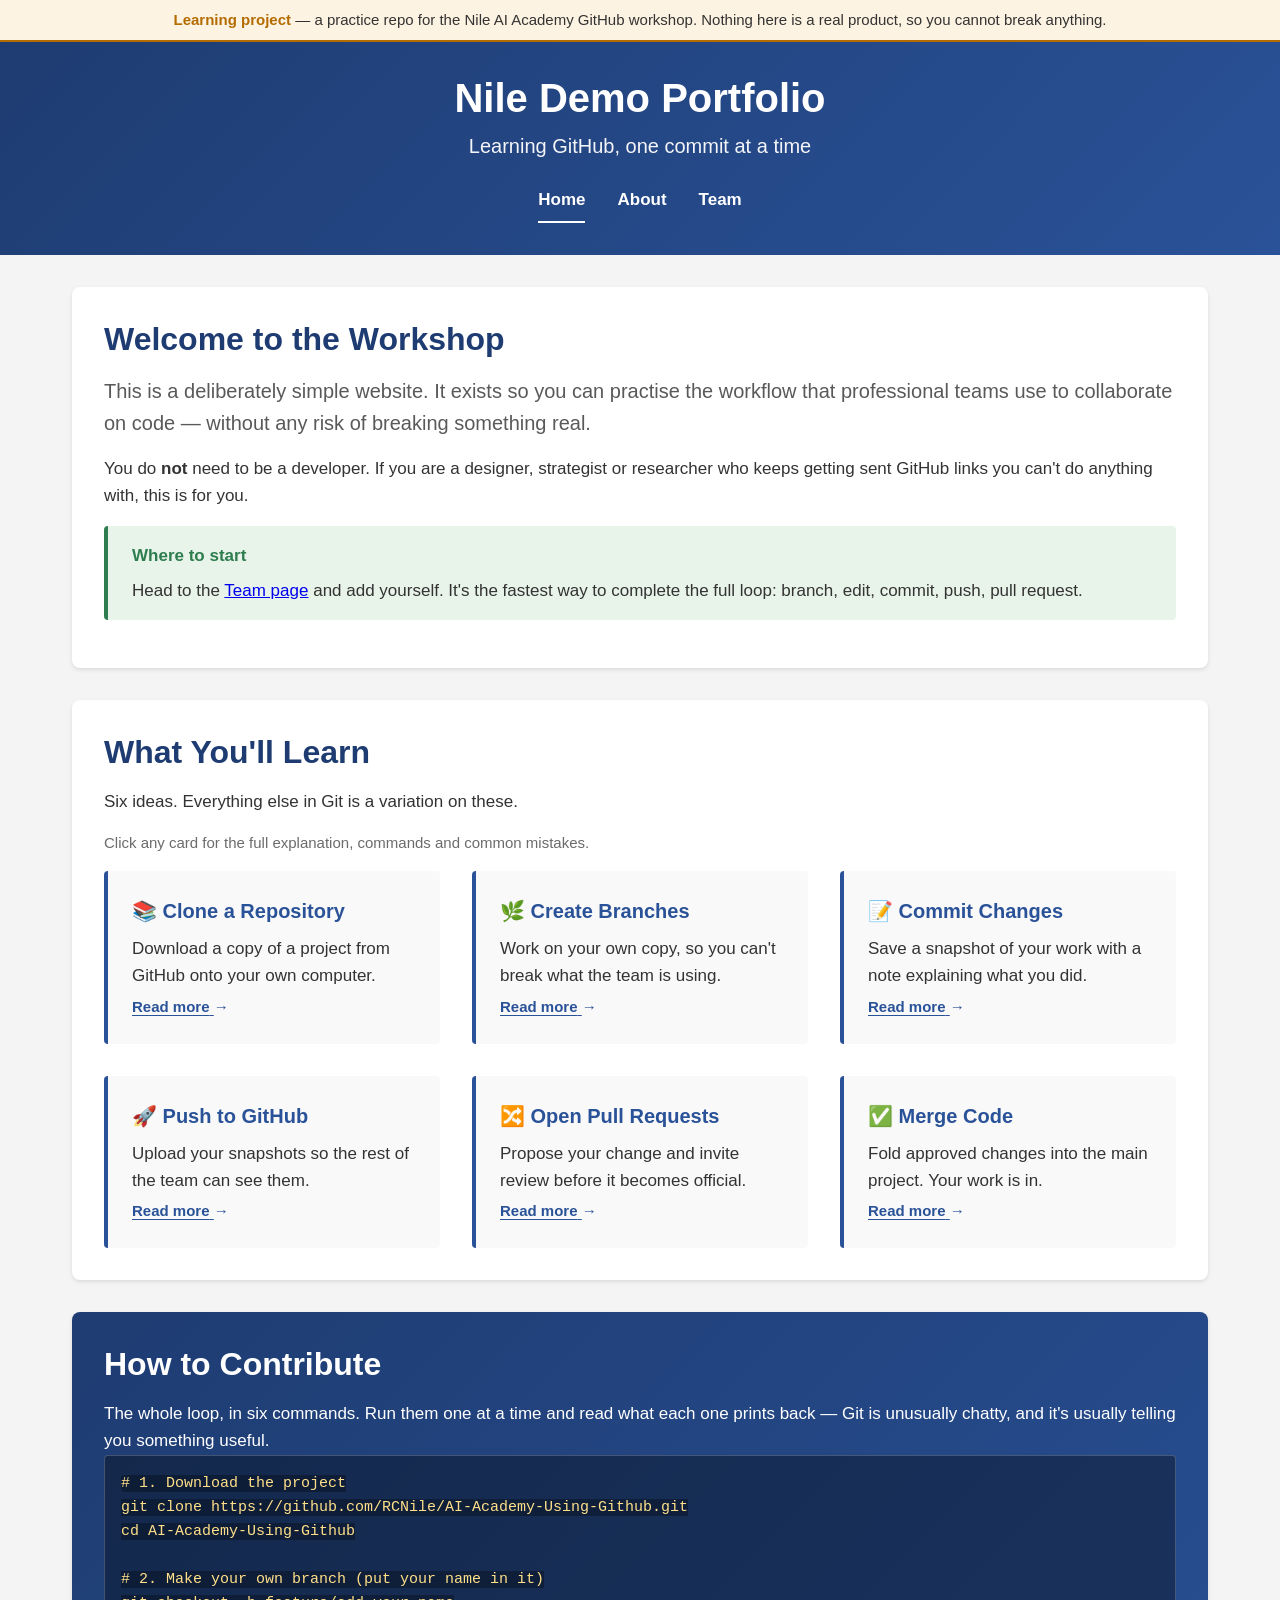
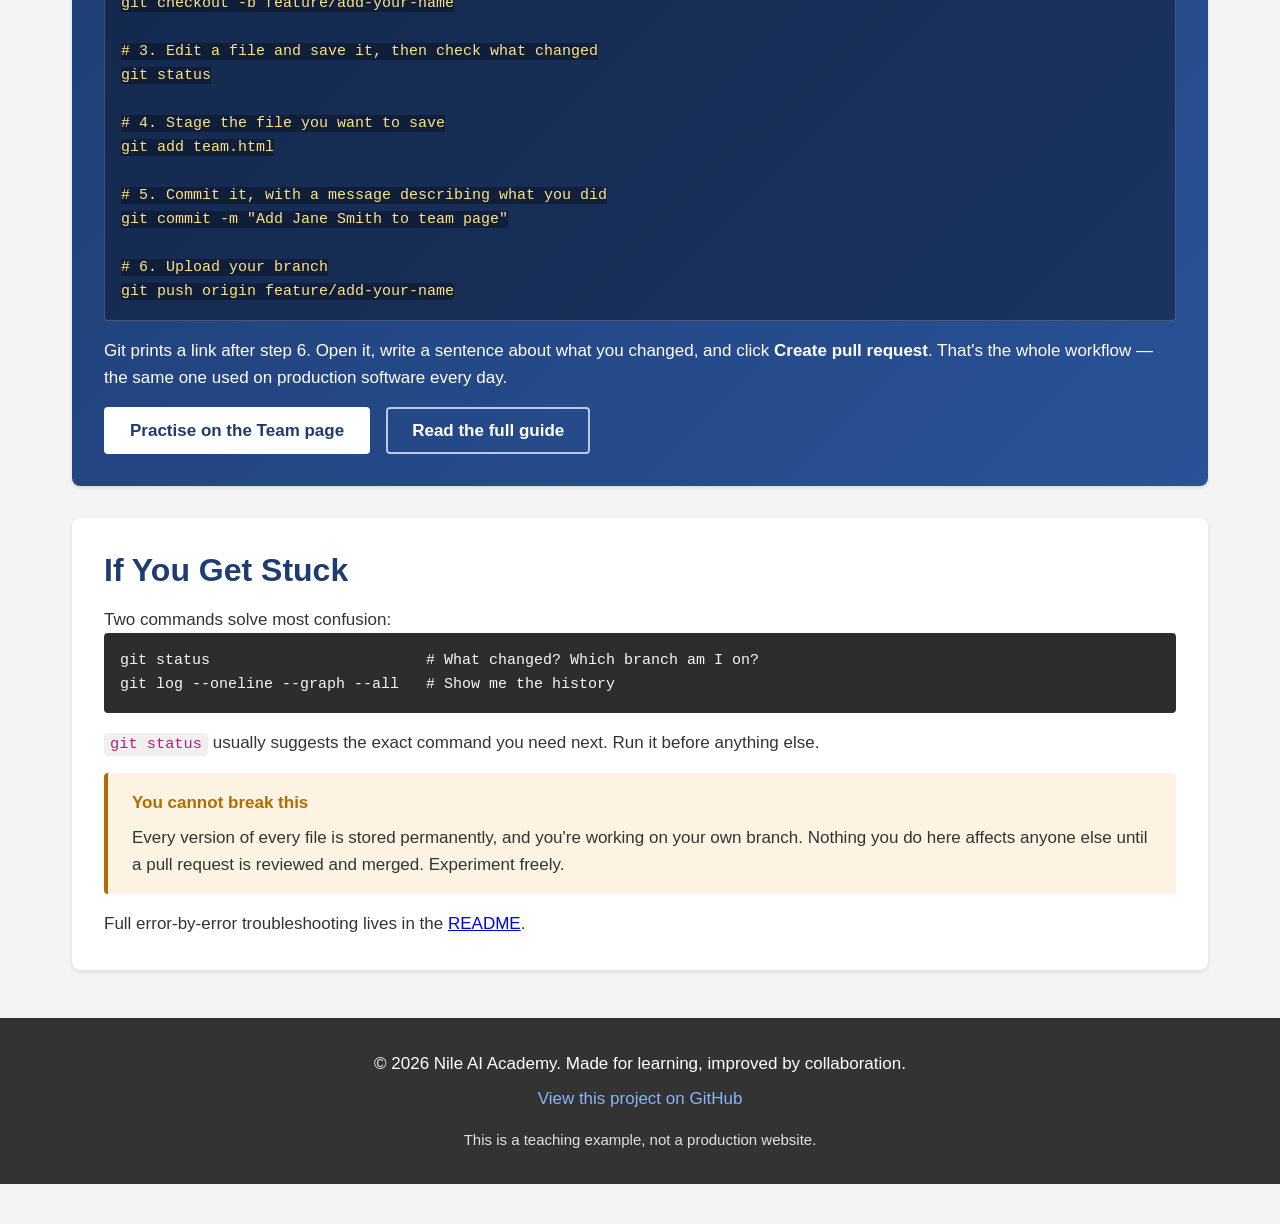
<file: index.html>
<!DOCTYPE html>
<!--
    ===========================================================================
    index.html — the homepage
    ===========================================================================

    WHY IS IT CALLED "index"?
    Convention. When a web server is asked for a folder, it looks for a file
    called index.html and serves that. It's the front door of any website.

    HOW TO READ THIS FILE
    HTML is made of "elements" wrapped in angle brackets. Most come in pairs:
    <h1> opens a heading, </h1> closes it. The bit in between is the content.

    You are currently reading a COMMENT — a note for humans that the browser
    ignores completely. A comment opens with a less-than sign, an exclamation
    mark and two dashes. It closes with two dashes and a greater-than sign.
    This file has a lot of them, because it's a teaching example.

    A REAL BUG THAT WAS HERE
    This paragraph used to spell that closing sequence out literally, in the
    middle of a sentence, to show you what it looked like.

    That broke the page. The browser doesn't care that the marker was inside a
    sentence — it saw the closing sequence, ended the comment right there, and
    rendered everything after it as visible text at the top of the page.

    Two things worth taking from that:
      - A comment can never contain its own closing sequence. If you need to
        write about it, describe it in words, as above.
      - The bug was invisible in the code and obvious on the page. Always look
        at the actual result, not just the file you edited. This one was spotted
        by someone simply noticing odd text on screen.

    TRY THIS
    Right-click anywhere on the rendered page and choose "View Page Source".
    You'll see exactly this file, comments and all. That's true of every
    website you've ever used — the HTML is always readable.
    ===========================================================================
-->
<html lang="en">
<!--
    lang="en" tells screen readers to use English pronunciation. One
    attribute, genuinely important for anyone using assistive technology.
-->
<head>
    <!--
        <head> holds information ABOUT the page. None of it is visible on the
        page itself — it's for the browser and for search engines.
    -->
    <meta charset="UTF-8">
    <!-- charset must come first. It tells the browser how to read the
         characters in this file, so accents and emoji display correctly. -->

    <meta name="viewport" content="width=device-width, initial-scale=1.0">
    <!-- Without this line, phones pretend to be desktop monitors and render
         everything tiny. This single tag is what makes a site mobile-friendly. -->

    <meta name="description" content="A hands-on practice project for learning Git and GitHub, built for the Nile AI Academy workshop.">
    <!-- The grey summary line under a search result. Aim for ~155 characters. -->

    <title>Home · Nile Demo Portfolio</title>
    <!-- Shows in the browser tab, and as the headline in search results. -->

    <link rel="stylesheet" href="styles.css">
    <!-- Pulls in our styling. All three pages link to this SAME file, so one
         change updates every page. That's why we don't put styles directly
         inside the HTML. -->
</head>

<body>
    <!-- =====================================================================
         SKIP LINK
         Invisible until you press Tab. Lets keyboard and screen-reader users
         jump straight to the content instead of tabbing through the nav on
         every page. First thing in <body> so it's the first thing focused.
         ===================================================================== -->
    <a class="skip-link" href="#main">Skip to main content</a>

    <!-- =====================================================================
         LEARNING PROJECT BANNER
         Makes it unmistakable that this is a teaching exercise and not a real
         product. Repeated on all three pages.
         ===================================================================== -->
    <div class="learning-banner">
        <strong>Learning project</strong> — a practice repo for the Nile AI Academy
        GitHub workshop. Nothing here is a real product, so you cannot break anything.
    </div>

    <!-- =====================================================================
         HEADER
         <header> is a "semantic" element: it describes what the content IS,
         not what it looks like. A <div> would render identically, but screen
         readers and search engines understand <header>. Prefer semantic tags
         wherever one fits.
         ===================================================================== -->
    <header>
        <h1>Nile Demo Portfolio</h1>
        <p>Learning GitHub, one commit at a time</p>

        <!-- <nav> marks the main navigation. aria-label names it, which
             matters when a page has more than one nav region. -->
        <nav aria-label="Main navigation">
            <!-- aria-current="page" marks the page you're on. It's announced
                 by screen readers AND used by our CSS to draw the underline —
                 one attribute doing both jobs. -->
            <a href="index.html" aria-current="page">Home</a>
            <a href="about.html">About</a>
            <a href="team.html">Team</a>
        </nav>
    </header>

    <!-- =====================================================================
         MAIN CONTENT
         <main> holds the unique content of this page. Exactly one per page.
         The id="main" is the target of the skip link above.
         ===================================================================== -->
    <main id="main">

        <!-- ---------- Welcome ---------- -->
        <section class="hero" aria-labelledby="welcome-heading">
            <!-- aria-labelledby points at the id of this section's heading, so
                 assistive tech can announce which section you've entered. -->
            <h2 id="welcome-heading">Welcome to the Workshop</h2>
            <p>
                This is a deliberately simple website. It exists so you can practise
                the workflow that professional teams use to collaborate on code —
                without any risk of breaking something real.
            </p>
            <p>
                You do <strong>not</strong> need to be a developer. If you are a designer,
                strategist or researcher who keeps getting sent GitHub links you can't do
                anything with, this is for you.
            </p>

            <div class="callout callout--tip">
                <span class="callout-title">Where to start</span>
                Head to the <a href="team.html">Team page</a> and add yourself. It's the
                fastest way to complete the full loop: branch, edit, commit, push, pull request.
            </div>
        </section>

        <!-- ---------- What you'll learn ---------- -->
        <section aria-labelledby="learn-heading">
            <h2 id="learn-heading">What You'll Learn</h2>
            <p>Six ideas. Everything else in Git is a variation on these.</p>

            <p class="hint">Click any card for the full explanation, commands and common mistakes.</p>

            <div class="feature-grid">
                <!--
                    Each card repeats the same structure. Copying a block and
                    editing the text is exactly how you'd add a seventh.

                    THREE THINGS WORTH NOTICING:

                    1. aria-hidden="true" on the emoji. Screen readers would
                       otherwise announce "books emoji clone a repository",
                       which is noise. The emoji is decoration, so we hide it
                       from assistive tech while leaving it on screen.

                    2. data-modal="..." holds the id of the dialog this card
                       opens. A "data-" attribute is a place to stash your own
                       information on an element — HTML ignores it, and our
                       JavaScript reads it. That's how one short function
                       handles all six cards instead of six copies.

                    3. Each button says "Read more" followed by hidden text
                       naming the topic. Six buttons all called just "Read
                       more" is a genuine accessibility problem — screen
                       reader users can list the buttons on a page, and six
                       identical labels tell them nothing.
                -->
                <div class="feature" data-modal="modal-clone">
                    <h3><span aria-hidden="true">📚</span> Clone a Repository</h3>
                    <p>Download a copy of a project from GitHub onto your own computer.</p>
                    <button type="button" class="feature-btn">
                        Read more<span class="visually-hidden"> about cloning a repository</span>
                    </button>
                </div>

                <div class="feature" data-modal="modal-branch">
                    <h3><span aria-hidden="true">🌿</span> Create Branches</h3>
                    <p>Work on your own copy, so you can't break what the team is using.</p>
                    <button type="button" class="feature-btn">
                        Read more<span class="visually-hidden"> about creating branches</span>
                    </button>
                </div>

                <div class="feature" data-modal="modal-commit">
                    <h3><span aria-hidden="true">📝</span> Commit Changes</h3>
                    <p>Save a snapshot of your work with a note explaining what you did.</p>
                    <button type="button" class="feature-btn">
                        Read more<span class="visually-hidden"> about committing changes</span>
                    </button>
                </div>

                <div class="feature" data-modal="modal-push">
                    <h3><span aria-hidden="true">🚀</span> Push to GitHub</h3>
                    <p>Upload your snapshots so the rest of the team can see them.</p>
                    <button type="button" class="feature-btn">
                        Read more<span class="visually-hidden"> about pushing to GitHub</span>
                    </button>
                </div>

                <div class="feature" data-modal="modal-pr">
                    <h3><span aria-hidden="true">🔀</span> Open Pull Requests</h3>
                    <p>Propose your change and invite review before it becomes official.</p>
                    <button type="button" class="feature-btn">
                        Read more<span class="visually-hidden"> about pull requests</span>
                    </button>
                </div>

                <div class="feature" data-modal="modal-merge">
                    <h3><span aria-hidden="true">✅</span> Merge Code</h3>
                    <p>Fold approved changes into the main project. Your work is in.</p>
                    <button type="button" class="feature-btn">
                        Read more<span class="visually-hidden"> about merging code</span>
                    </button>
                </div>
            </div>
        </section>

        <!-- =================================================================
             HOW TO CONTRIBUTE
             The main call to action, repeated on all three pages so it's never
             more than one screen away.
             ================================================================= -->
        <section class="contribute" aria-labelledby="contribute-heading">
            <h2 id="contribute-heading">How to Contribute</h2>
            <p>
                The whole loop, in six commands. Run them one at a time and read what
                each one prints back — Git is unusually chatty, and it's usually telling
                you something useful.
            </p>

            <!-- <pre> preserves whitespace exactly as typed. Essential for
                 code, where indentation and line breaks carry meaning. -->
<pre><code># 1. Download the project
git clone https://github.com/RCNile/AI-Academy-Using-Github.git
cd AI-Academy-Using-Github

# 2. Make your own branch (put your name in it)
git checkout -b feature/add-your-name

# 3. Edit a file and save it, then check what changed
git status

# 4. Stage the file you want to save
git add team.html

# 5. Commit it, with a message describing what you did
git commit -m "Add Jane Smith to team page"

# 6. Upload your branch
git push origin feature/add-your-name</code></pre>

            <p class="note">
                Git prints a link after step 6. Open it, write a sentence about what you
                changed, and click <strong>Create pull request</strong>. That's the whole
                workflow — the same one used on production software every day.
            </p>

            <div class="btn-row">
                <a class="btn" href="team.html">Practise on the Team page</a>
                <a class="btn btn--secondary"
                   href="https://github.com/RCNile/AI-Academy-Using-Github#readme"
                   target="_blank" rel="noopener">
                    Read the full guide
                </a>
                <!--
                    target="_blank" opens a new tab.
                    rel="noopener" must accompany it: without it, the new page
                    gets scripting access back to this one. It's a small
                    security hole, and the fix is one attribute.
                -->
            </div>
        </section>

        <!-- ---------- Stuck? ---------- -->
        <section aria-labelledby="stuck-heading">
            <h2 id="stuck-heading">If You Get Stuck</h2>
            <p>Two commands solve most confusion:</p>
<pre><code>git status                        # What changed? Which branch am I on?
git log --oneline --graph --all   # Show me the history</code></pre>
            <p class="note">
                <code>git status</code> usually suggests the exact command you need next.
                Run it before anything else.
            </p>

            <div class="callout callout--warning">
                <span class="callout-title">You cannot break this</span>
                Every version of every file is stored permanently, and you're working on
                your own branch. Nothing you do here affects anyone else until a pull
                request is reviewed and merged. Experiment freely.
            </div>

            <p class="note">
                Full error-by-error troubleshooting lives in the
                <a href="https://github.com/RCNile/AI-Academy-Using-Github#troubleshooting"
                   target="_blank" rel="noopener">README</a>.
            </p>
        </section>
    </main>

    <!-- =====================================================================
         FOOTER
         ===================================================================== -->
    <footer>
        <p>&copy; 2026 Nile AI Academy. Made for learning, improved by collaboration.</p>
        <p>
            <a href="https://github.com/RCNile/AI-Academy-Using-Github"
               target="_blank" rel="noopener">
                View this project on GitHub<span class="visually-hidden"> (opens in a new tab)</span>
            </a>
            <!--
                A link that opens a new tab should say so. Sighted users get a
                visual cue from the tab appearing; a screen reader user gets no
                warning at all and can find themselves somewhere unexpected
                with a back button that no longer works.

                .visually-hidden puts the text in the accessibility tree while
                keeping it off the screen. It's the correct tool for genuinely
                useful context that would be redundant visually — and the
                opposite of aria-hidden="true", which we used on the decorative
                emoji further up this page.
            -->
        </p>
        <p class="footer-note">
            This is a teaching example, not a production website.
        </p>
    </footer>

    <!-- =====================================================================
         DOCUMENTATION MODALS
         =====================================================================

         One <dialog> per feature card. They live at the end of <body> by
         convention — they're overlays, not part of the page flow, and keeping
         them out of <main> stops them cluttering the document outline.

         WHY <dialog> AND NOT A DIV?
         <dialog> is a real HTML element, and calling .showModal() on it gets
         you a surprising amount for free:
             - focus moves into the dialog, and is TRAPPED there while open
             - Escape closes it
             - the rest of the page becomes inert (unclickable, unfocusable)
             - focus returns to whatever opened it, on close
             - ::backdrop styles the dimmed area behind it

         Hand-built modals usually get the focus handling wrong, which makes
         them unusable with a keyboard or screen reader. Using the built-in
         element is both less code and more accessible — that trade is
         usually available, and usually worth taking.

         Each dialog is hidden by default. The browser does that; we never
         write display:none ourselves.
         ===================================================================== -->

    <!-- ---------- Clone ---------- -->
    <dialog class="doc-modal" id="modal-clone" aria-labelledby="modal-clone-title">
        <div class="modal-head">
            <h2 id="modal-clone-title"><span aria-hidden="true">📚</span> Clone a Repository</h2>
            <!--
                A <button> inside <form method="dialog"> closes the dialog with
                no JavaScript at all. A genuinely useful bit of built-in HTML.

                aria-label gives the button a proper name — "×" on its own is
                announced as "multiplication sign", which helps nobody.
            -->
            <form method="dialog">
                <button class="modal-close" aria-label="Close">&times;</button>
            </form>
        </div>

        <div class="modal-body">
            <h3>In plain English</h3>
            <p>
                Cloning downloads a complete copy of a project from GitHub onto your
                computer — every file, and the entire history of every change ever made
                to it.
            </p>

            <h3>The command</h3>
<pre><code>git clone https://github.com/RCNile/AI-Academy-Using-Github.git
cd AI-Academy-Using-Github</code></pre>
            <p class="hint">
                The second line moves you <em>into</em> the folder that was just created.
                Forgetting it is the single most common beginner stumble — Git commands
                only work inside the project folder.
            </p>

            <h3>When you'd do this</h3>
            <p>
                Once per project. After that you already have it — use
                <code>git pull</code> to fetch other people's newer changes rather than
                cloning again.
            </p>

            <div class="callout callout--warning">
                <span class="callout-title">Common mistake</span>
                <code>fatal: destination path already exists</code> means you've already
                cloned it. Don't clone again — <code>cd</code> into the folder you have and
                run <code>git pull</code>.
            </div>

            <h3>Download vs clone</h3>
            <p>
                GitHub's "Download ZIP" button gives you the files but <strong>not</strong>
                the history, and no connection back to GitHub. You can't commit or push
                from a ZIP. Clone instead — almost always.
            </p>
        </div>

        <div class="modal-foot">
            <form method="dialog"><button class="btn">Close</button></form>
            <a class="btn btn--secondary"
               href="https://docs.github.com/en/repositories/creating-and-managing-repositories/cloning-a-repository"
               target="_blank" rel="noopener">
                GitHub docs<span class="visually-hidden"> on cloning (opens in a new tab)</span>
            </a>
        </div>
    </dialog>

    <!-- ---------- Branch ---------- -->
    <dialog class="doc-modal" id="modal-branch" aria-labelledby="modal-branch-title">
        <div class="modal-head">
            <h2 id="modal-branch-title"><span aria-hidden="true">🌿</span> Create Branches</h2>
            <form method="dialog">
                <button class="modal-close" aria-label="Close">&times;</button>
            </form>
        </div>

        <div class="modal-body">
            <h3>In plain English</h3>
            <p>
                A branch is your own private copy of the project to experiment in. You can
                change anything, break anything, and the version everyone else is using
                stays exactly as it was.
            </p>
            <p>
                Think of it as duplicating a slide deck before a big redesign, so the
                original is still there if the new direction doesn't work out.
            </p>

            <h3>The command</h3>
<pre><code>git checkout -b feature/add-jane-smith</code></pre>
            <p class="hint">
                <code>-b</code> means "create this branch, then switch to it". Without
                <code>-b</code>, Git expects the branch to exist already.
            </p>

            <h3>Naming branches</h3>
            <p>Most teams use a short prefix describing the kind of work:</p>
            <ul class="content-list">
                <li><code>feature/add-team-member</code> — something new</li>
                <li><code>fix/broken-footer-link</code> — repairing something</li>
                <li><code>docs/clarify-setup-steps</code> — documentation only</li>
            </ul>
            <p class="note">
                Include your name or the specific task. <code>my-branch</code> tells nobody
                anything.
            </p>

            <h3>Useful commands</h3>
<pre><code>git branch          # list branches; * marks the one you're on
git checkout main   # switch back to the main branch
git switch main     # newer, clearer name for the same thing</code></pre>

            <div class="callout callout--tip">
                <span class="callout-title">Why bother, on a small change?</span>
                Because unfinished work on <code>main</code> is instantly everyone's problem.
                On a branch, it's yours alone until you're ready to share it.
            </div>
        </div>

        <div class="modal-foot">
            <form method="dialog"><button class="btn">Close</button></form>
            <a class="btn btn--secondary"
               href="https://docs.github.com/en/pull-requests/collaborating-with-pull-requests/proposing-changes-to-your-work-with-pull-requests/about-branches"
               target="_blank" rel="noopener">
                GitHub docs<span class="visually-hidden"> on branches (opens in a new tab)</span>
            </a>
        </div>
    </dialog>

    <!-- ---------- Commit ---------- -->
    <dialog class="doc-modal" id="modal-commit" aria-labelledby="modal-commit-title">
        <div class="modal-head">
            <h2 id="modal-commit-title"><span aria-hidden="true">📝</span> Commit Changes</h2>
            <form method="dialog">
                <button class="modal-close" aria-label="Close">&times;</button>
            </form>
        </div>

        <div class="modal-body">
            <h3>In plain English</h3>
            <p>
                A commit is a save point with a note attached. Unlike saving a document,
                committing never overwrites anything — every previous version stays
                available forever.
            </p>

            <h3>The commands</h3>
<pre><code>git status                              # what have I changed?
git diff                                # exactly which lines?
git add team.html                       # stage this file
git commit -m "Add Jane to team page"   # save the snapshot</code></pre>

            <h3>Why two steps?</h3>
            <p>
                <code>git add</code> then <code>git commit</code> feels redundant at first.
                It exists so you can commit <em>some</em> changes and not others — if you
                edited four files but only two are finished, you stage those two.
            </p>
            <p class="note">
                <code>git add</code> is "put this in the box".
                <code>git commit</code> is "seal the box and label it".
            </p>

            <h3>Writing the message</h3>
            <p>Finish the sentence <em>"If applied, this commit will…"</em></p>
            <ul class="content-list">
                <li><code>Add Jane Smith to team page</code> — clear and specific</li>
                <li><code>Fix broken GitHub link in footer</code> — says what and where</li>
                <li><code>update</code> — update <em>what?</em></li>
                <li><code>fixed stuff</code> — which stuff?</li>
            </ul>

            <div class="callout callout--warning">
                <span class="callout-title">Common mistake</span>
                <code>Please tell me who you are</code> means Git doesn't know your name
                yet. Run this once and it's solved for every project:
<pre><code>git config --global user.name "Your Name"
git config --global user.email "you@nilehq.com"</code></pre>
            </div>

            <div class="callout callout--tip">
                <span class="callout-title">Commit small and often</span>
                Many small commits are far easier to review — and far easier to undo — than
                one enormous one. A commit per logical change is a good rhythm.
            </div>
        </div>

        <div class="modal-foot">
            <form method="dialog"><button class="btn">Close</button></form>
            <a class="btn btn--secondary" href="https://cbea.ms/git-commit/"
               target="_blank" rel="noopener">
                Guide to commit messages<span class="visually-hidden"> (opens in a new tab)</span>
            </a>
        </div>
    </dialog>

    <!-- ---------- Push ---------- -->
    <dialog class="doc-modal" id="modal-push" aria-labelledby="modal-push-title">
        <div class="modal-head">
            <h2 id="modal-push-title"><span aria-hidden="true">🚀</span> Push to GitHub</h2>
            <form method="dialog">
                <button class="modal-close" aria-label="Close">&times;</button>
            </form>
        </div>

        <div class="modal-body">
            <h3>In plain English</h3>
            <p>
                Committing saves your work <em>on your own computer</em>. Pushing uploads
                those commits to GitHub, where teammates can see them.
            </p>
            <p>
                Until you push, your work exists in exactly one place — and a laptop that
                gets lost or dies takes it with it.
            </p>

            <h3>The command</h3>
<pre><code>git push origin feature/add-jane-smith</code></pre>
            <p class="hint">
                <code>origin</code> is Git's default nickname for "the copy on GitHub I
                cloned from". Then the name of the branch you're sending.
            </p>

            <h3>Pull vs push</h3>
            <ul class="content-list">
                <li><code>git push</code> — send my commits up to GitHub</li>
                <li><code>git pull</code> — bring everyone else's commits down to me</li>
            </ul>
            <p class="note">Pull before you start work. Push when you've finished a piece.</p>

            <div class="callout callout--warning">
                <span class="callout-title">Common mistake</span>
                <code>Updates were rejected because the remote contains work that you do
                not have</code> means someone pushed while you were working. Fetch their
                changes first:
<pre><code>git pull
git push</code></pre>
                Never reach for <code>git push --force</code> to make this go away. It
                overwrites their work.
            </div>

            <div class="callout callout--security">
                <span class="callout-title">Authentication</span>
                GitHub stopped accepting account passwords on the command line in 2021.
                If you're prompted for one, use <code>gh auth login</code> or paste a
                Personal Access Token instead. Full walkthrough in the README.
            </div>
        </div>

        <div class="modal-foot">
            <form method="dialog"><button class="btn">Close</button></form>
            <a class="btn btn--secondary"
               href="https://docs.github.com/en/get-started/using-git/pushing-commits-to-a-remote-repository"
               target="_blank" rel="noopener">
                GitHub docs<span class="visually-hidden"> on pushing (opens in a new tab)</span>
            </a>
        </div>
    </dialog>

    <!-- ---------- Pull request ---------- -->
    <dialog class="doc-modal" id="modal-pr" aria-labelledby="modal-pr-title">
        <div class="modal-head">
            <h2 id="modal-pr-title"><span aria-hidden="true">🔀</span> Open Pull Requests</h2>
            <form method="dialog">
                <button class="modal-close" aria-label="Close">&times;</button>
            </form>
        </div>

        <div class="modal-body">
            <h3>In plain English</h3>
            <p>
                A pull request says: <em>"Here's my change. Please look at it before we make
                it official."</em> It's the conversation that happens around a change,
                before it joins the main project.
            </p>
            <p>
                The name is confusing and everyone agrees. You're not requesting a pull —
                you're asking the project to pull <em>your</em> work in. Everyone calls
                them "PRs".
            </p>

            <h3>How to open one</h3>
            <ol class="steps">
                <li>Push your branch. Git prints a link — that's the quickest route.</li>
                <li>
                    Or go to the repo on GitHub; a banner offers to open a PR for any branch
                    you've pushed recently.
                </li>
                <li>Write a title and a short description of what you changed and why.</li>
                <li>Click <strong>Create pull request</strong>.</li>
            </ol>

            <h3>What makes a good description</h3>
            <ul class="content-list">
                <li><strong>What</strong> changed — in one sentence</li>
                <li><strong>Why</strong> — the reason, which the code itself can't tell anyone</li>
                <li><strong>How to check it</strong> — what a reviewer should look at</li>
            </ul>

            <h3>Review isn't criticism</h3>
            <p>
                Someone will read your change and may ask questions or suggest edits. That's
                the point of the process — it catches problems cheaply, and it's how everyone
                stays aware of what's changing. Questions on your PR are not a judgement on
                your work.
            </p>

            <div class="callout callout--tip">
                <span class="callout-title">This is where non-developers spend most time</span>
                Reading PRs, leaving comments, approving designs. You can comment on any
                individual line of a change — you never need to touch the command line to
                take part.
            </div>
        </div>

        <div class="modal-foot">
            <form method="dialog"><button class="btn">Close</button></form>
            <a class="btn btn--secondary"
               href="https://docs.github.com/en/pull-requests/collaborating-with-pull-requests/proposing-changes-to-your-work-with-pull-requests/about-pull-requests"
               target="_blank" rel="noopener">
                GitHub docs<span class="visually-hidden"> on pull requests (opens in a new tab)</span>
            </a>
        </div>
    </dialog>

    <!-- ---------- Merge ---------- -->
    <dialog class="doc-modal" id="modal-merge" aria-labelledby="modal-merge-title">
        <div class="modal-head">
            <h2 id="modal-merge-title"><span aria-hidden="true">✅</span> Merge Code</h2>
            <form method="dialog">
                <button class="modal-close" aria-label="Close">&times;</button>
            </form>
        </div>

        <div class="modal-body">
            <h3>In plain English</h3>
            <p>
                Merging combines your branch back into the main project. Once your pull
                request is approved, clicking <strong>Merge pull request</strong> makes your
                change part of the real thing.
            </p>

            <h3>Who does it</h3>
            <p>
                On most teams, whoever reviewed it — or you, once you have approval. On this
                workshop repo, the workshop lead will merge yours.
            </p>

            <h3>Where it actually gets merged <em>to</em></h3>
            <p>
                On this practice repo your branch merges straight into <code>main</code>,
                because there's nothing to deploy and nobody to break. Real client projects
                almost never work that way — a change is <strong>promoted</strong> through a
                series of environments, and each one is a chance to catch a problem before a
                customer does.
            </p>

            <p>A typical three-stage setup:</p>
<pre><code>feature/add-jane ──┐
                   ├──►  staging  ──►  main
feature/fix-nav  ──┘   (pre-prod)     (live)
   your work           team + client    real users
   in progress         testing here     see this</code></pre>

            <ul class="content-list">
                <li>
                    <strong><code>feature/*</code></strong> — one branch per piece of work.
                    Yours. Nobody else is affected by it.
                </li>
                <li>
                    <strong><code>staging</code></strong> (also called pre-prod, UAT or
                    develop) — a copy of the live site, on real infrastructure, with test
                    data. Where QA happens and where you'd send a client for sign-off.
                </li>
                <li>
                    <strong><code>main</code></strong> — production. What actual users see.
                    Guarded, usually with rules that prevent pushing to it directly.
                </li>
            </ul>

            <h3>Promoting a change, step by step</h3>
            <p>
                In practice each of these merges is a pull request on GitHub rather than
                typed locally — but this is what the PR is doing underneath:
            </p>
<pre><code># STEP 1 — your feature is approved. Merge it into staging.
git checkout staging
git pull                                  # get whatever else landed first
git merge feature/add-jane-smith
git push origin staging

# --- the staging site rebuilds. Test it. Get client sign-off. ---

# STEP 2 — confirmed good? Promote staging to production.
git checkout main
git pull
git merge staging
git push origin main

# --- the live site rebuilds. Your change is out in the world. ---</code></pre>

            <div class="callout callout--tip">
                <span class="callout-title">The rule that makes this work</span>
                Changes only ever flow <strong>one direction</strong>: feature → staging →
                main. Never the reverse. If something is broken in production you fix it on a
                new branch and promote the fix forward through the same path — you don't edit
                <code>main</code> directly, however tempting it is at 5pm on a Friday.
            </div>

            <h3>Why bother with the middle step?</h3>
            <p>
                Because "it worked on my laptop" is not evidence. Staging runs on the same
                infrastructure as production, so it catches the class of problem that only
                appears there: missing environment variables, a database that behaves
                differently at scale, an integration that was only ever mocked locally.
            </p>
            <p class="note">
                It's also simply where non-developers do their bit. When someone asks you to
                "check it on staging before we ship", this is the branch they mean.
            </p>

            <div class="callout callout--warning">
                <span class="callout-title">Names vary, the shape doesn't</span>
                You'll meet <code>develop</code>, <code>uat</code>, <code>qa</code>,
                <code>preprod</code>, <code>release/*</code>, and teams with four or five
                stages instead of two. Some call production <code>master</code> or
                <code>prod</code> rather than <code>main</code>. The vocabulary changes
                between companies; the one-directional flow is the constant. Ask which branch
                deploys where — it's a normal question, and the answer is often undocumented.
            </div>

            <h3>Merge conflicts</h3>
            <p>
                If two people changed the same lines, Git won't guess which version is
                right. It stops and asks. You'll see markers like this in the file:
            </p>
<pre><code>&lt;&lt;&lt;&lt;&lt;&lt;&lt; HEAD
their version of the line
=======
your version of the line
&gt;&gt;&gt;&gt;&gt;&gt;&gt; feature/add-jane-smith</code></pre>
            <p>
                Delete the markers and leave the text you actually want — often both lines,
                one after the other. Then:
            </p>
<pre><code>git add team.html
git commit -m "Resolve merge conflict in team page"</code></pre>

            <div class="callout callout--tip">
                <span class="callout-title">A conflict is not a mistake</span>
                It means two people were working productively at the same time. Every
                developer resolves these regularly. Hitting one during the workshop is
                good practice, not a problem.
            </div>

            <h3>After merging</h3>
<pre><code>git checkout main   # go back to the main branch
git pull            # collect your change, now merged in</code></pre>
            <p class="note">
                Your work is now part of the project, and its history records that you did
                it. That's the loop complete.
            </p>
        </div>

        <div class="modal-foot">
            <form method="dialog"><button class="btn">Close</button></form>
            <a class="btn btn--secondary"
               href="https://docs.github.com/en/pull-requests/collaborating-with-pull-requests/addressing-merge-conflicts/about-merge-conflicts"
               target="_blank" rel="noopener">
                GitHub docs<span class="visually-hidden"> on merge conflicts (opens in a new tab)</span>
            </a>
        </div>
    </dialog>

    <!--
        =======================================================================
        JAVASCRIPT — opening the modals
        =======================================================================

        Around twenty lines, because the <dialog> element does the hard parts.
        Compare this with any "build an accessible modal" tutorial that doesn't
        use <dialog> — they run to hundreds of lines of focus management.
        =======================================================================
    -->
    <script>
        'use strict';

        // ------------------------------------------------------------------
        // ONE listener for all six cards, not six listeners.
        //
        // This is "event delegation": we listen on the container, and when a
        // click happens we work out which card it came from. Clicks bubble UP
        // from the element you hit through each of its parents, so the grid
        // hears every click inside it.
        //
        // Two benefits: less code, and it keeps working if cards are added
        // later — no new listener needed.
        // ------------------------------------------------------------------
        const grid = document.querySelector('.feature-grid');

        grid.addEventListener('click', function (event) {
            // .closest() walks up from the clicked element looking for the
            // nearest matching ancestor. So a click on the heading, the text
            // or the button all resolve to the same card.
            const card = event.target.closest('.feature[data-modal]');
            if (!card) return;   // clicked a gap between cards — ignore it

            const dialog = document.getElementById(card.dataset.modal);
            // dataset.modal reads the data-modal="..." attribute.
            if (!dialog) return;

            // showModal() — not show(). showModal() traps focus, enables
            // Escape to close, and makes the rest of the page inert.
            // show() does none of that.
            dialog.showModal();

            // Stop the page behind from scrolling. The browser doesn't do this
            // for us: without it, scrolling past the end of the modal's own
            // content starts scrolling the page underneath instead.
            document.body.style.overflow = 'hidden';
        });

        // ------------------------------------------------------------------
        // Two refinements, applied to every dialog.
        // ------------------------------------------------------------------
        document.querySelectorAll('.doc-modal').forEach(function (dialog) {

            // 1. Click the dimmed backdrop to close.
            //    The backdrop isn't a separate element, so there's nothing to
            //    attach a listener to. The trick: if the click registered on
            //    the <dialog> ITSELF rather than on any of its contents, it
            //    must have landed outside the visible panel.
            dialog.addEventListener('click', function (event) {
                if (event.target === dialog) {
                    dialog.close();
                }
            });

            // 2. Release the scroll lock whenever the dialog closes.
            //    The 'close' event covers every route out — the × button, the
            //    Close button, the backdrop, and the Escape key. Listening for
            //    the event rather than handling each of those separately means
            //    we can't miss one.
            dialog.addEventListener('close', function () {
                document.body.style.overflow = '';
            });
        });
    </script>
</body>
</html>
</file>
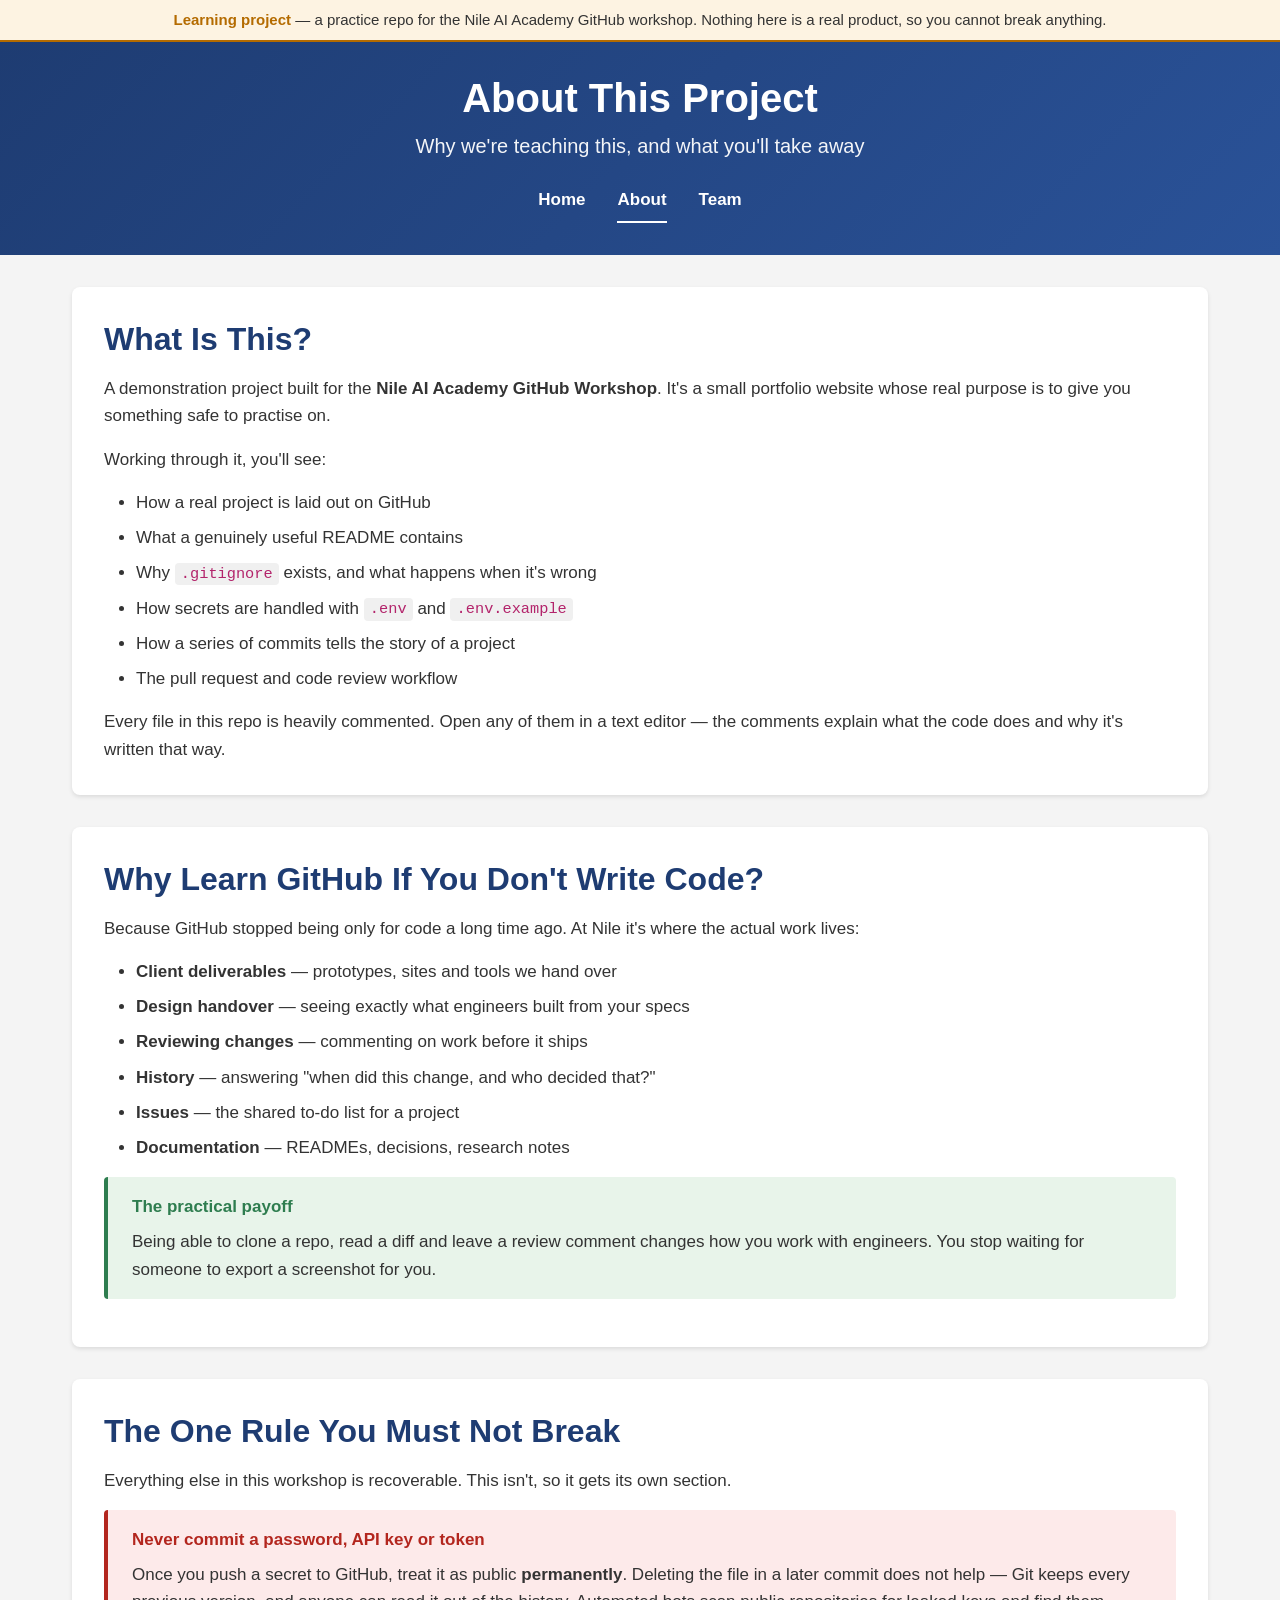
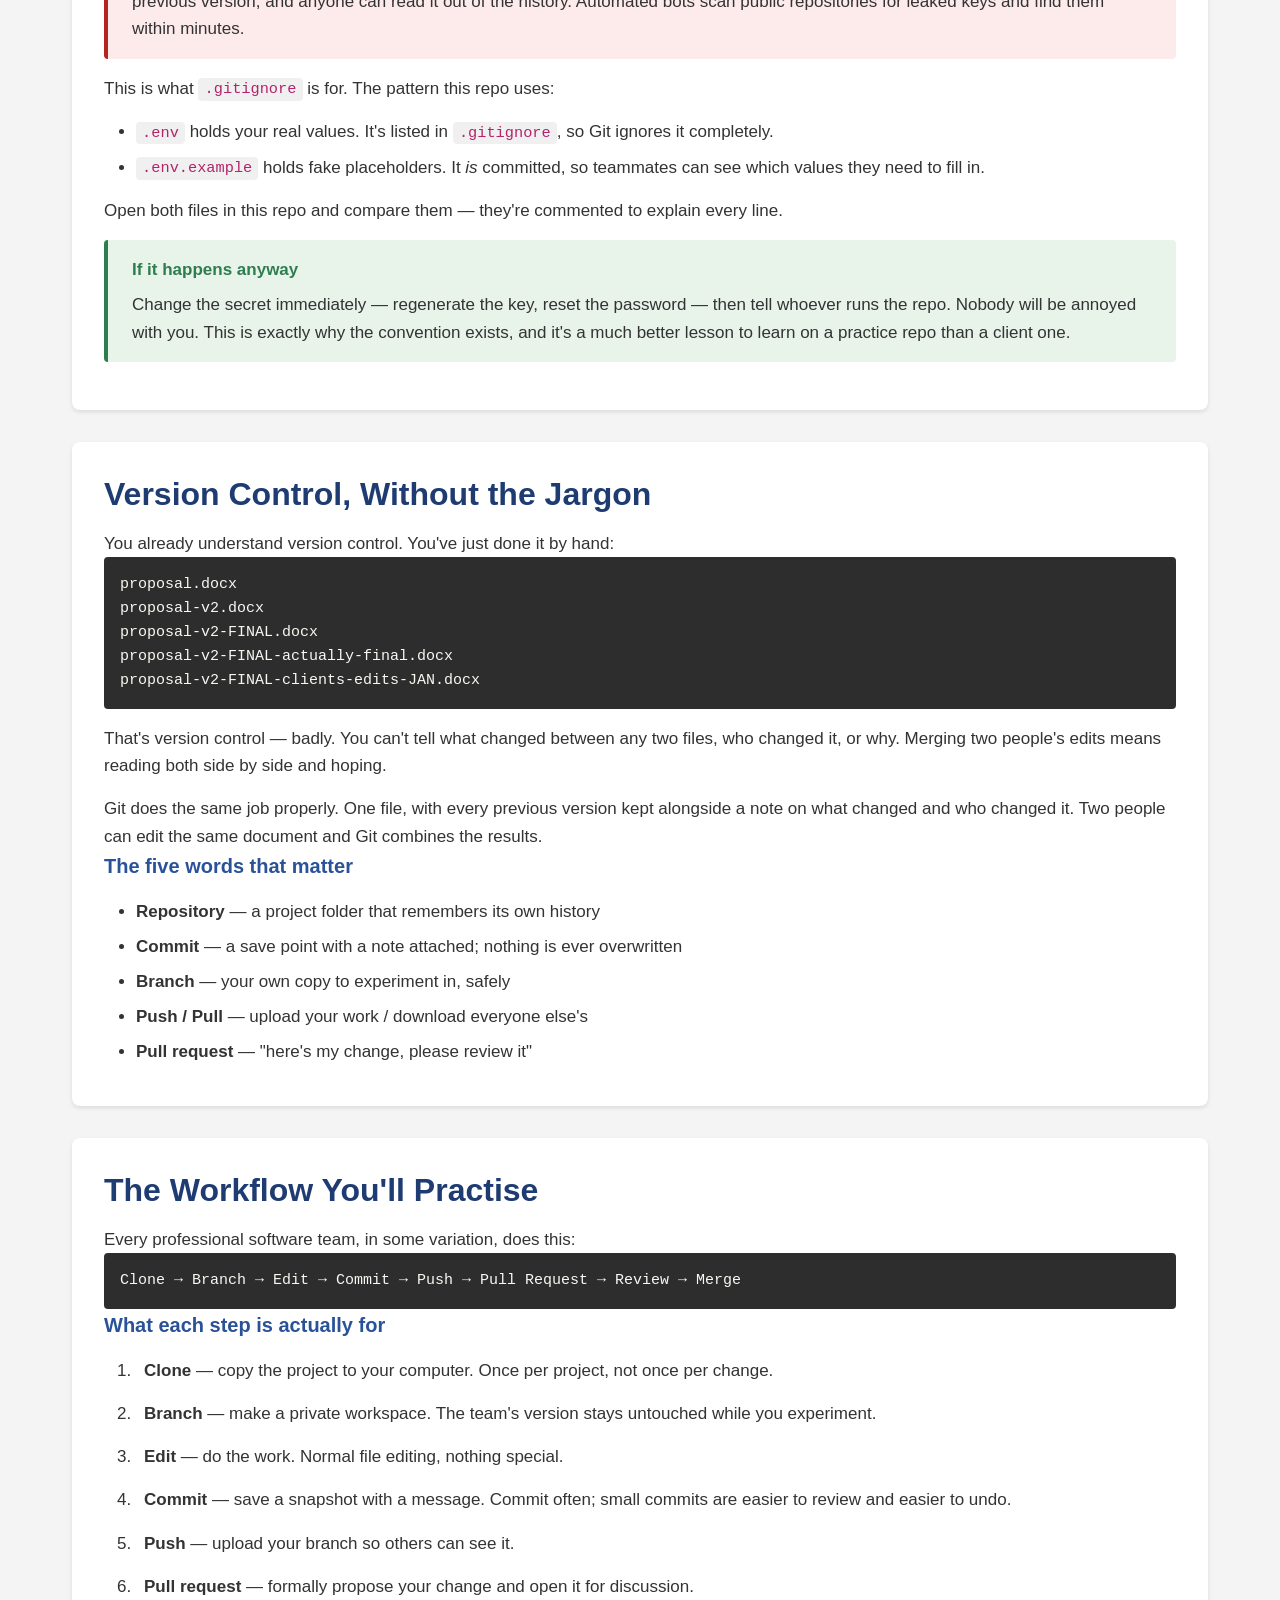
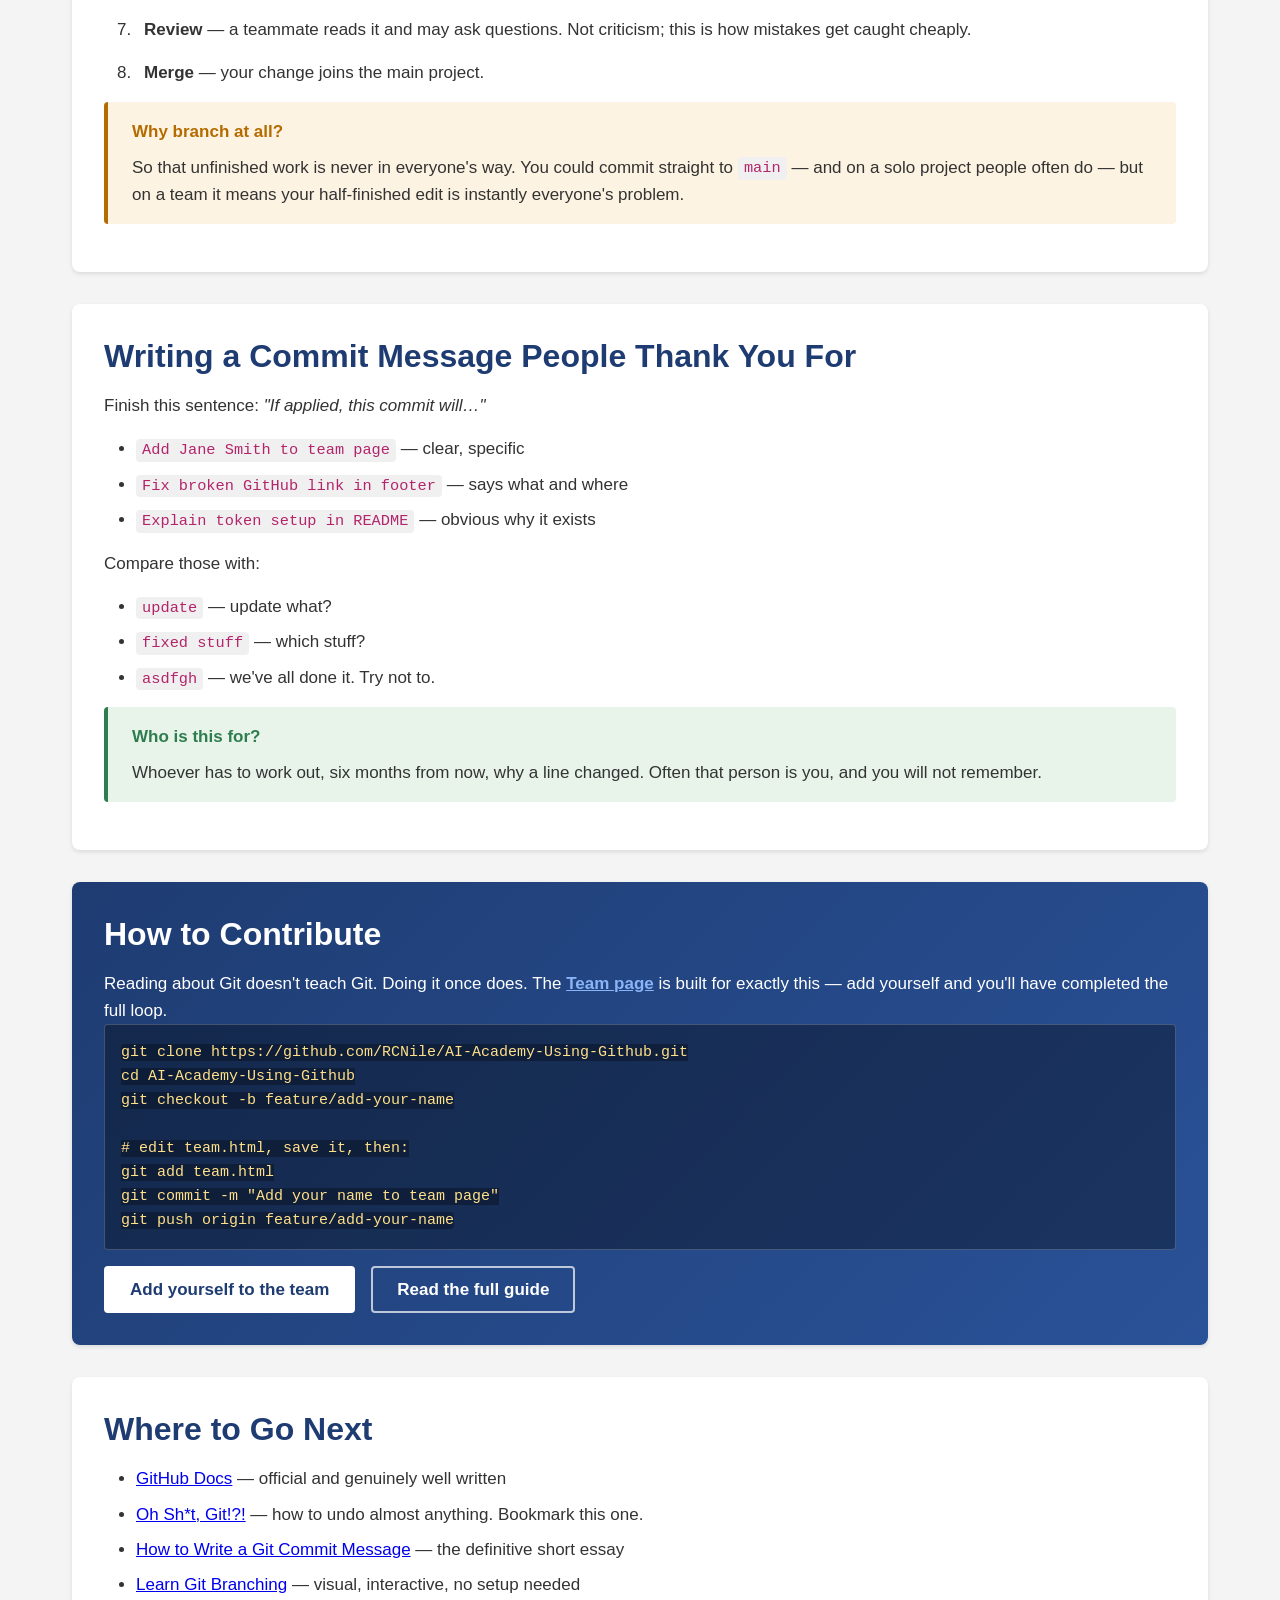
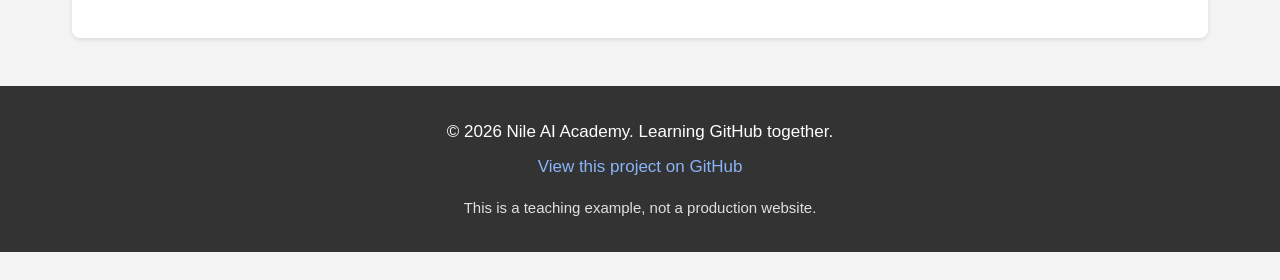
<file: about.html>
<!DOCTYPE html>
<!--
    ===========================================================================
    about.html — what this project is, and why GitHub is worth learning
    ===========================================================================

    NOTICE THE SHAPE OF THIS FILE
    It's almost identical to index.html: same <head>, same header, same nav,
    same footer. Only the <main> content differs.

    That repetition is normal for a small hand-written site, and it's a useful
    thing to see. Larger sites remove it with templates or a framework — but
    that means a build step, and a build step is one more thing to learn. For
    three pages, copy-and-paste is genuinely the right call.

    Knowing WHEN not to reach for a tool is a real engineering skill.
    ===========================================================================
-->
<html lang="en">
<head>
    <meta charset="UTF-8">
    <meta name="viewport" content="width=device-width, initial-scale=1.0">
    <meta name="description" content="What the Nile AI Academy GitHub workshop project is, why version control matters, and how non-technical people use GitHub day to day.">
    <title>About · Nile Demo Portfolio</title>
    <link rel="stylesheet" href="styles.css">
</head>

<body>
    <a class="skip-link" href="#main">Skip to main content</a>

    <div class="learning-banner">
        <strong>Learning project</strong> — a practice repo for the Nile AI Academy
        GitHub workshop. Nothing here is a real product, so you cannot break anything.
    </div>

    <header>
        <h1>About This Project</h1>
        <p>Why we're teaching this, and what you'll take away</p>

        <nav aria-label="Main navigation">
            <a href="index.html">Home</a>
            <!-- aria-current moves to About on this page. Compare the three
                 files to see how the marker follows the current page. -->
            <a href="about.html" aria-current="page">About</a>
            <a href="team.html">Team</a>
        </nav>
    </header>

    <main id="main">

        <!-- ---------- What is this ---------- -->
        <section aria-labelledby="what-heading">
            <h2 id="what-heading">What Is This?</h2>
            <p>
                A demonstration project built for the
                <strong>Nile AI Academy GitHub Workshop</strong>. It's a small portfolio
                website whose real purpose is to give you something safe to practise on.
            </p>
            <p>Working through it, you'll see:</p>
            <ul class="content-list">
                <li>How a real project is laid out on GitHub</li>
                <li>What a genuinely useful README contains</li>
                <li>Why <code>.gitignore</code> exists, and what happens when it's wrong</li>
                <li>How secrets are handled with <code>.env</code> and <code>.env.example</code></li>
                <li>How a series of commits tells the story of a project</li>
                <li>The pull request and code review workflow</li>
            </ul>
            <p class="note">
                Every file in this repo is heavily commented. Open any of them in a text
                editor — the comments explain what the code does and why it's written
                that way.
            </p>
        </section>

        <!-- ---------- Why bother ---------- -->
        <section aria-labelledby="why-heading">
            <h2 id="why-heading">Why Learn GitHub If You Don't Write Code?</h2>
            <p>
                Because GitHub stopped being only for code a long time ago. At Nile it's
                where the actual work lives:
            </p>
            <ul class="content-list">
                <li><strong>Client deliverables</strong> — prototypes, sites and tools we hand over</li>
                <li><strong>Design handover</strong> — seeing exactly what engineers built from your specs</li>
                <li><strong>Reviewing changes</strong> — commenting on work before it ships</li>
                <li><strong>History</strong> — answering "when did this change, and who decided that?"</li>
                <li><strong>Issues</strong> — the shared to-do list for a project</li>
                <li><strong>Documentation</strong> — READMEs, decisions, research notes</li>
            </ul>

            <div class="callout callout--tip">
                <span class="callout-title">The practical payoff</span>
                Being able to clone a repo, read a diff and leave a review comment changes
                how you work with engineers. You stop waiting for someone to export a
                screenshot for you.
            </div>
        </section>

        <!-- ---------- Secrets ---------- -->
        <section aria-labelledby="secrets-heading">
            <h2 id="secrets-heading">The One Rule You Must Not Break</h2>
            <p>
                Everything else in this workshop is recoverable. This isn't, so it gets its
                own section.
            </p>

            <!-- The security variant of our callout component. Red, because
                 the consequences here are different in kind from a tip. -->
            <div class="callout callout--security">
                <span class="callout-title">Never commit a password, API key or token</span>
                Once you push a secret to GitHub, treat it as public <strong>permanently</strong>.
                Deleting the file in a later commit does not help — Git keeps every previous
                version, and anyone can read it out of the history. Automated bots scan public
                repositories for leaked keys and find them within minutes.
            </div>

            <p>This is what <code>.gitignore</code> is for. The pattern this repo uses:</p>
            <ul class="content-list">
                <li>
                    <code>.env</code> holds your real values. It's listed in
                    <code>.gitignore</code>, so Git ignores it completely.
                </li>
                <li>
                    <code>.env.example</code> holds fake placeholders. It <em>is</em>
                    committed, so teammates can see which values they need to fill in.
                </li>
            </ul>
            <p class="note">
                Open both files in this repo and compare them — they're commented to explain
                every line.
            </p>

            <div class="callout callout--tip">
                <span class="callout-title">If it happens anyway</span>
                Change the secret immediately — regenerate the key, reset the password — then
                tell whoever runs the repo. Nobody will be annoyed with you. This is exactly
                why the convention exists, and it's a much better lesson to learn on a
                practice repo than a client one.
            </div>
        </section>

        <!-- ---------- Version control explained ---------- -->
        <section aria-labelledby="vc-heading">
            <h2 id="vc-heading">Version Control, Without the Jargon</h2>
            <p>
                You already understand version control. You've just done it by hand:
            </p>
<pre><code>proposal.docx
proposal-v2.docx
proposal-v2-FINAL.docx
proposal-v2-FINAL-actually-final.docx
proposal-v2-FINAL-clients-edits-JAN.docx</code></pre>
            <p class="note">
                That's version control — badly. You can't tell what changed between any two
                files, who changed it, or why. Merging two people's edits means reading both
                side by side and hoping.
            </p>
            <p>
                Git does the same job properly. One file, with every previous version kept
                alongside a note on what changed and who changed it. Two people can edit the
                same document and Git combines the results.
            </p>

            <h3>The five words that matter</h3>
            <ul class="content-list">
                <li><strong>Repository</strong> — a project folder that remembers its own history</li>
                <li><strong>Commit</strong> — a save point with a note attached; nothing is ever overwritten</li>
                <li><strong>Branch</strong> — your own copy to experiment in, safely</li>
                <li><strong>Push / Pull</strong> — upload your work / download everyone else's</li>
                <li><strong>Pull request</strong> — "here's my change, please review it"</li>
            </ul>
        </section>

        <!-- ---------- The workflow ---------- -->
        <section aria-labelledby="workflow-heading">
            <h2 id="workflow-heading">The Workflow You'll Practise</h2>
            <p>Every professional software team, in some variation, does this:</p>
<pre><code>Clone → Branch → Edit → Commit → Push → Pull Request → Review → Merge</code></pre>

            <h3>What each step is actually for</h3>
            <ol class="steps">
                <li>
                    <strong>Clone</strong> — copy the project to your computer.
                    Once per project, not once per change.
                </li>
                <li>
                    <strong>Branch</strong> — make a private workspace. The team's version
                    stays untouched while you experiment.
                </li>
                <li>
                    <strong>Edit</strong> — do the work. Normal file editing, nothing special.
                </li>
                <li>
                    <strong>Commit</strong> — save a snapshot with a message. Commit often;
                    small commits are easier to review and easier to undo.
                </li>
                <li>
                    <strong>Push</strong> — upload your branch so others can see it.
                </li>
                <li>
                    <strong>Pull request</strong> — formally propose your change and open it
                    for discussion.
                </li>
                <li>
                    <strong>Review</strong> — a teammate reads it and may ask questions.
                    Not criticism; this is how mistakes get caught cheaply.
                </li>
                <li>
                    <strong>Merge</strong> — your change joins the main project.
                </li>
            </ol>

            <div class="callout callout--warning">
                <span class="callout-title">Why branch at all?</span>
                So that unfinished work is never in everyone's way. You could commit
                straight to <code>main</code> — and on a solo project people often do — but
                on a team it means your half-finished edit is instantly everyone's problem.
            </div>
        </section>

        <!-- ---------- Writing commit messages ---------- -->
        <section aria-labelledby="commits-heading">
            <h2 id="commits-heading">Writing a Commit Message People Thank You For</h2>
            <p>
                Finish this sentence: <em>"If applied, this commit will…"</em>
            </p>
            <ul class="content-list">
                <li><code>Add Jane Smith to team page</code> — clear, specific</li>
                <li><code>Fix broken GitHub link in footer</code> — says what and where</li>
                <li><code>Explain token setup in README</code> — obvious why it exists</li>
            </ul>
            <p class="note">Compare those with:</p>
            <ul class="content-list">
                <li><code>update</code> — update what?</li>
                <li><code>fixed stuff</code> — which stuff?</li>
                <li><code>asdfgh</code> — we've all done it. Try not to.</li>
            </ul>

            <div class="callout callout--tip">
                <span class="callout-title">Who is this for?</span>
                Whoever has to work out, six months from now, why a line changed. Often that
                person is you, and you will not remember.
            </div>
        </section>

        <!-- =================================================================
             HOW TO CONTRIBUTE — same block as the other pages
             ================================================================= -->
        <section class="contribute" aria-labelledby="contribute-heading">
            <h2 id="contribute-heading">How to Contribute</h2>
            <p>
                Reading about Git doesn't teach Git. Doing it once does. The
                <a href="team.html">Team page</a> is built for exactly this — add yourself
                and you'll have completed the full loop.
            </p>
<pre><code>git clone https://github.com/RCNile/AI-Academy-Using-Github.git
cd AI-Academy-Using-Github
git checkout -b feature/add-your-name

# edit team.html, save it, then:
git add team.html
git commit -m "Add your name to team page"
git push origin feature/add-your-name</code></pre>

            <div class="btn-row">
                <a class="btn" href="team.html">Add yourself to the team</a>
                <a class="btn btn--secondary"
                   href="https://github.com/RCNile/AI-Academy-Using-Github#readme"
                   target="_blank" rel="noopener">Read the full guide</a>
            </div>
        </section>

        <!-- ---------- Further reading ---------- -->
        <section aria-labelledby="resources-heading">
            <h2 id="resources-heading">Where to Go Next</h2>
            <ul class="content-list">
                <li>
                    <a href="https://docs.github.com" target="_blank" rel="noopener">GitHub Docs</a>
                    — official and genuinely well written
                </li>
                <li>
                    <a href="https://ohshitgit.com/" target="_blank" rel="noopener">Oh Sh*t, Git!?!</a>
                    — how to undo almost anything. Bookmark this one.
                </li>
                <li>
                    <a href="https://cbea.ms/git-commit/" target="_blank" rel="noopener">How to Write a Git Commit Message</a>
                    — the definitive short essay
                </li>
                <li>
                    <a href="https://learngitbranching.js.org/" target="_blank" rel="noopener">Learn Git Branching</a>
                    — visual, interactive, no setup needed
                </li>
            </ul>
        </section>
    </main>

    <footer>
        <p>&copy; 2026 Nile AI Academy. Learning GitHub together.</p>
        <p>
            <!-- See index.html for why the hidden "(opens in a new tab)" is here. -->
            <a href="https://github.com/RCNile/AI-Academy-Using-Github"
               target="_blank" rel="noopener">
                View this project on GitHub<span class="visually-hidden"> (opens in a new tab)</span>
            </a>
        </p>
        <p class="footer-note">
            This is a teaching example, not a production website.
        </p>
    </footer>
</body>
</html>
</file>
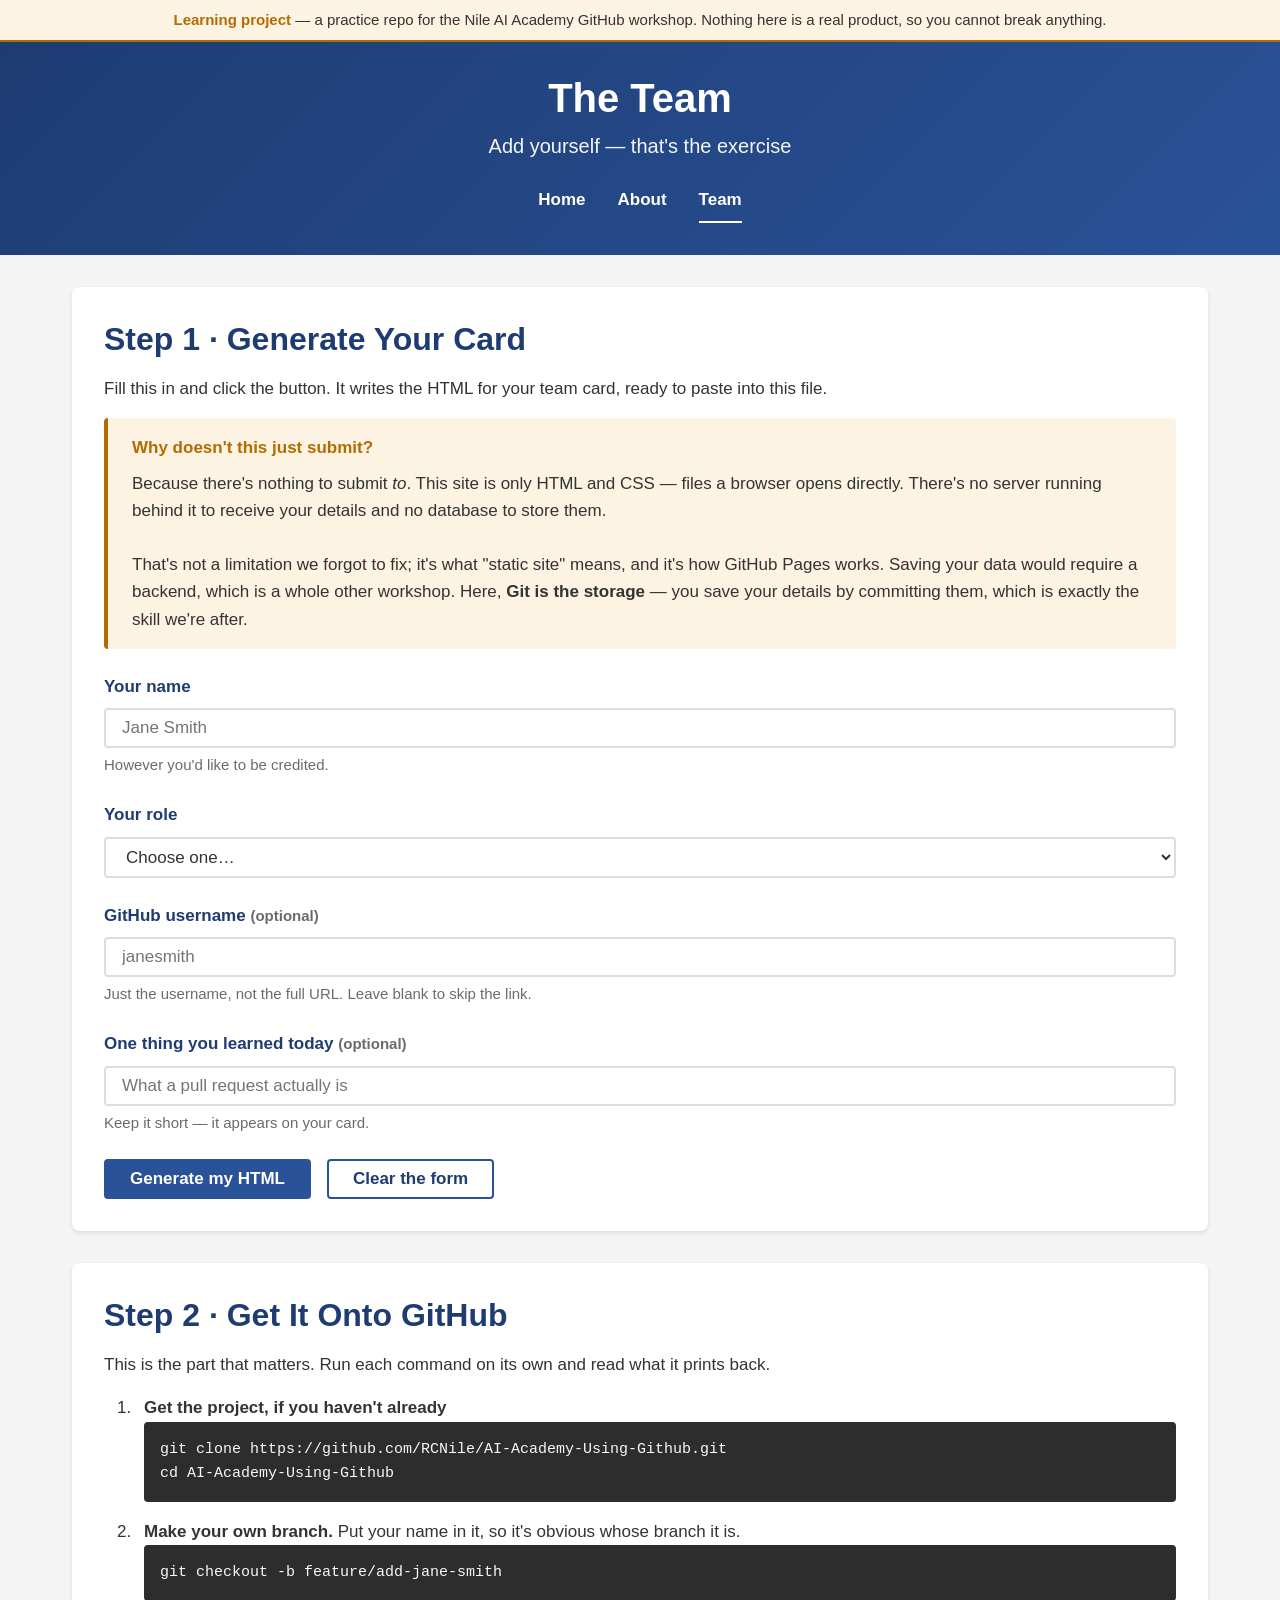
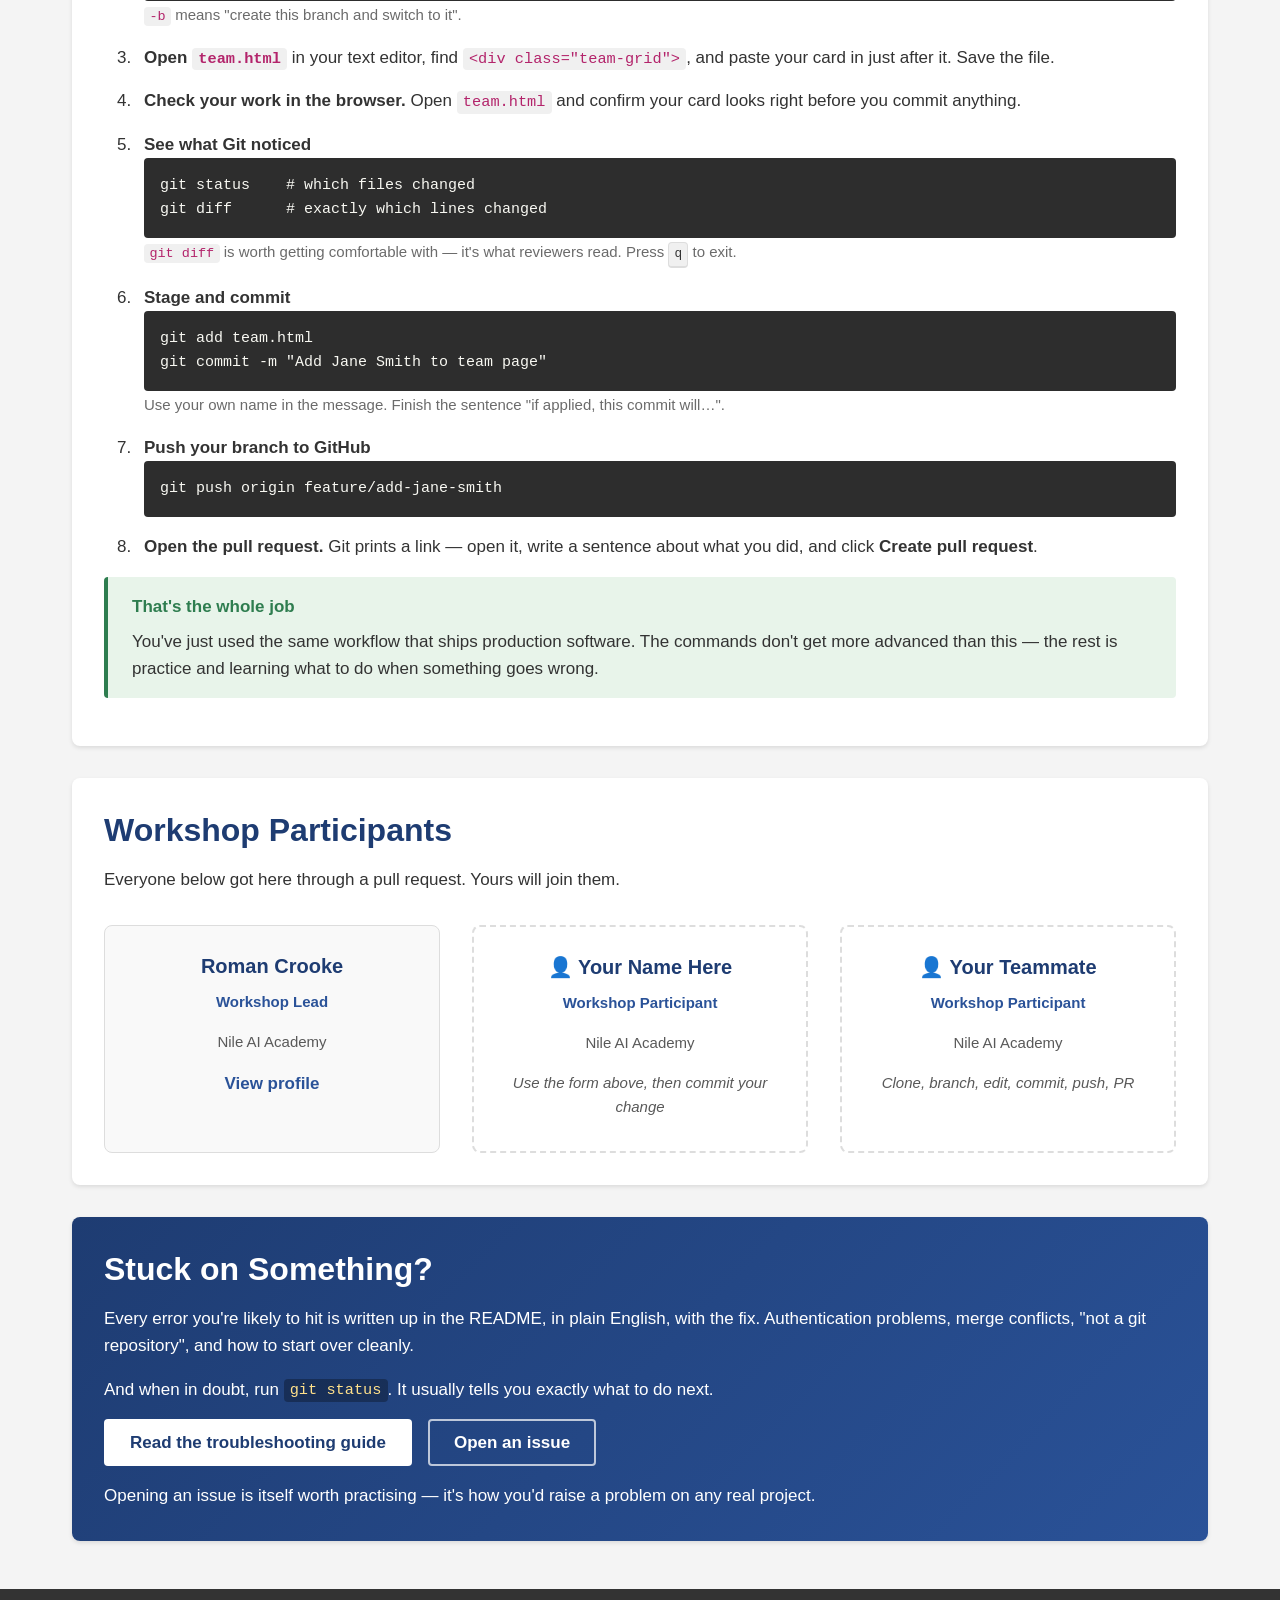
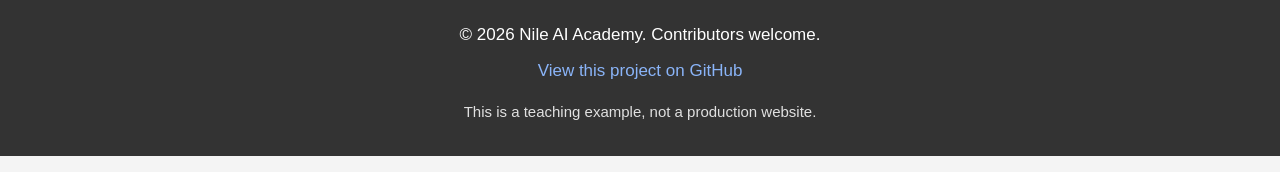
<file: team.html>
<!DOCTYPE html>
<!--
    ===========================================================================
    team.html — your practice ground
    ===========================================================================

    THIS IS THE PAGE YOU'RE MEANT TO EDIT.

    Your goal: get your own name onto this page via a pull request. Doing that
    once takes you through every Git idea that matters.

    There are two routes, and they end in exactly the same place:

      Route A — Use the form below. Fill in your details, click the button, and
                it writes the HTML for you to paste in. Start here if HTML is
                unfamiliar.

      Route B — Copy an existing card in the markup by hand and edit the text.
                Slightly more fiddly, and you'll learn more.

    Either way you still have to commit, push and open a pull request — the
    form doesn't do that part. That's the bit worth practising.
    ===========================================================================
-->
<html lang="en">
<head>
    <meta charset="UTF-8">
    <meta name="viewport" content="width=device-width, initial-scale=1.0">
    <meta name="description" content="Workshop participants on the Nile AI Academy GitHub project. Add yourself with a pull request — the form generates the code for you.">
    <title>Team · Nile Demo Portfolio</title>
    <link rel="stylesheet" href="styles.css">
</head>

<body>
    <a class="skip-link" href="#main">Skip to main content</a>

    <div class="learning-banner">
        <strong>Learning project</strong> — a practice repo for the Nile AI Academy
        GitHub workshop. Nothing here is a real product, so you cannot break anything.
    </div>

    <header>
        <h1>The Team</h1>
        <p>Add yourself — that's the exercise</p>

        <nav aria-label="Main navigation">
            <a href="index.html">Home</a>
            <a href="about.html">About</a>
            <a href="team.html" aria-current="page">Team</a>
        </nav>
    </header>

    <main id="main">

        <!-- =================================================================
             STEP 1 — THE GENERATOR FORM
             ================================================================= -->
        <section aria-labelledby="generator-heading">
            <h2 id="generator-heading">Step 1 · Generate Your Card</h2>
            <p>
                Fill this in and click the button. It writes the HTML for your team card,
                ready to paste into this file.
            </p>

            <div class="callout callout--warning">
                <span class="callout-title">Why doesn't this just submit?</span>
                Because there's nothing to submit <em>to</em>. This site is only HTML and
                CSS — files a browser opens directly. There's no server running behind it
                to receive your details and no database to store them.
                <br><br>
                That's not a limitation we forgot to fix; it's what "static site" means, and
                it's how GitHub Pages works. Saving your data would require a backend, which
                is a whole other workshop. Here, <strong>Git is the storage</strong> — you
                save your details by committing them, which is exactly the skill we're after.
            </div>

            <!--
                A REAL FORM, WITH REAL LABELS

                Every input has a <label for="..."> matching the input's id.
                This matters more than it looks:
                  - clicking the label focuses the field
                  - screen readers announce the label when you reach the field
                  - it roughly doubles the tap target on a phone

                Placeholder text is NOT a substitute for a label. Placeholders
                vanish the moment you start typing, and are invisible to some
                assistive technology.
            -->
            <form class="snippet-form" id="card-form">
                <div class="form-field">
                    <label for="member-name">Your name</label>
                    <input type="text"
                           id="member-name"
                           name="name"
                           required
                           autocomplete="name"
                           placeholder="Jane Smith"
                           aria-describedby="name-help">
                    <!-- aria-describedby links the help text to the input, so a
                         screen reader reads it out as part of the field. -->
                    <span class="form-help" id="name-help">
                        However you'd like to be credited.
                    </span>
                </div>

                <div class="form-field">
                    <label for="member-role">Your role</label>
                    <!-- A <select> when the options are known and few. Faster than
                         typing, and it can't be spelled wrong. -->
                    <select id="member-role" name="role" required>
                        <option value="">Choose one…</option>
                        <option value="Service Designer">Service Designer</option>
                        <option value="Strategist">Strategist</option>
                        <option value="Researcher">Researcher</option>
                        <option value="Product Manager">Product Manager</option>
                        <option value="Developer">Developer</option>
                        <option value="Workshop Participant">Workshop Participant</option>
                    </select>
                </div>

                <div class="form-field">
                    <label for="member-github">GitHub username <span class="hint">(optional)</span></label>
                    <input type="text"
                           id="member-github"
                           name="github"
                           placeholder="janesmith"
                           aria-describedby="github-help">
                    <span class="form-help" id="github-help">
                        Just the username, not the full URL. Leave blank to skip the link.
                    </span>
                </div>

                <div class="form-field">
                    <label for="member-fact">One thing you learned today <span class="hint">(optional)</span></label>
                    <input type="text"
                           id="member-fact"
                           name="fact"
                           placeholder="What a pull request actually is"
                           aria-describedby="fact-help">
                    <span class="form-help" id="fact-help">
                        Keep it short — it appears on your card.
                    </span>
                </div>

                <div class="btn-row">
                    <button type="submit" class="btn">Generate my HTML</button>
                    <button type="reset" class="btn btn--secondary">Clear the form</button>
                </div>
            </form>

            <!--
                Where the generated snippet appears.

                aria-live="polite" means: when this region changes, announce it
                to screen readers — but wait until the user is idle rather than
                interrupting them. Without it, someone using a screen reader
                clicks the button and has no idea anything happened.

                hidden until there's something to show.
            -->
            <div class="snippet-output" id="snippet-output" aria-live="polite" hidden>
                <h3>Your card — copy this</h3>
                <p class="hint">
                    Paste it into <code>team.html</code>, just below the
                    <code>&lt;div class="team-grid"&gt;</code> line.
                </p>
                <pre><code id="snippet-code"></code></pre>
                <div class="btn-row">
                    <button type="button" class="btn btn--secondary" id="copy-btn">
                        Copy to clipboard
                    </button>
                    <span class="form-help" id="copy-status" role="status"></span>
                </div>
            </div>
        </section>

        <!-- =================================================================
             STEP 2 — THE GIT WORKFLOW
             ================================================================= -->
        <section aria-labelledby="workflow-heading">
            <h2 id="workflow-heading">Step 2 · Get It Onto GitHub</h2>
            <p>
                This is the part that matters. Run each command on its own and read what it
                prints back.
            </p>

            <ol class="steps">
                <li>
                    <strong>Get the project, if you haven't already</strong>
<pre><code>git clone https://github.com/RCNile/AI-Academy-Using-Github.git
cd AI-Academy-Using-Github</code></pre>
                </li>

                <li>
                    <strong>Make your own branch.</strong> Put your name in it, so it's
                    obvious whose branch it is.
<pre><code>git checkout -b feature/add-jane-smith</code></pre>
                    <span class="hint">
                        <code>-b</code> means "create this branch and switch to it".
                    </span>
                </li>

                <li>
                    <strong>Open <code>team.html</code></strong> in your text editor, find
                    <code>&lt;div class="team-grid"&gt;</code>, and paste your card in just
                    after it. Save the file.
                </li>

                <li>
                    <strong>Check your work in the browser.</strong> Open <code>team.html</code>
                    and confirm your card looks right before you commit anything.
                </li>

                <li>
                    <strong>See what Git noticed</strong>
<pre><code>git status    # which files changed
git diff      # exactly which lines changed</code></pre>
                    <span class="hint">
                        <code>git diff</code> is worth getting comfortable with — it's what
                        reviewers read. Press <kbd>q</kbd> to exit.
                    </span>
                </li>

                <li>
                    <strong>Stage and commit</strong>
<pre><code>git add team.html
git commit -m "Add Jane Smith to team page"</code></pre>
                    <span class="hint">
                        Use your own name in the message. Finish the sentence
                        "if applied, this commit will…".
                    </span>
                </li>

                <li>
                    <strong>Push your branch to GitHub</strong>
<pre><code>git push origin feature/add-jane-smith</code></pre>
                </li>

                <li>
                    <strong>Open the pull request.</strong> Git prints a link — open it,
                    write a sentence about what you did, and click
                    <strong>Create pull request</strong>.
                </li>
            </ol>

            <div class="callout callout--tip">
                <span class="callout-title">That's the whole job</span>
                You've just used the same workflow that ships production software. The
                commands don't get more advanced than this — the rest is practice and
                learning what to do when something goes wrong.
            </div>
        </section>

        <!-- =================================================================
             THE TEAM GRID — this is what you're editing
             ================================================================= -->
        <section aria-labelledby="members-heading">
            <h2 id="members-heading">Workshop Participants</h2>
            <p>
                Everyone below got here through a pull request. Yours will join them.
            </p>

            <!--
                ===============================================================
                PASTE YOUR CARD JUST BELOW THIS COMMENT
                ===============================================================

                The pattern for one card:

                    <div class="team-member">
                        <h3>Your Name</h3>
                        <p class="team-role">Your Role</p>
                        <p>Nile AI Academy</p>
                        <a href="https://github.com/USERNAME"
                           target="_blank" rel="noopener">View profile</a>
                    </div>

                Copy an existing one and change the text — that's genuinely how
                most web development works.

                If two people paste in the same spot, Git will report a MERGE
                CONFLICT. That's expected, it isn't breakage, and the README
                explains how to resolve it. Hitting one is good practice.
            -->
            <div class="team-grid">

                <div class="team-member">
                    <h3>Roman Crooke</h3>
                    <p class="team-role">Workshop Lead</p>
                    <p>Nile AI Academy</p>
                    <a href="https://github.com/RCNile" target="_blank" rel="noopener">
                        View profile
                    </a>
                </div>

                <!-- Placeholder cards. Replace one, or add your own alongside. -->
                <div class="team-member team-member--placeholder">
                    <h3><span aria-hidden="true">👤</span> Your Name Here</h3>
                    <p class="team-role">Workshop Participant</p>
                    <p>Nile AI Academy</p>
                    <p class="hint"><em>Use the form above, then commit your change</em></p>
                </div>

                <div class="team-member team-member--placeholder">
                    <h3><span aria-hidden="true">👤</span> Your Teammate</h3>
                    <p class="team-role">Workshop Participant</p>
                    <p>Nile AI Academy</p>
                    <p class="hint"><em>Clone, branch, edit, commit, push, PR</em></p>
                </div>


            </div>
        </section>

        <!-- =================================================================
             HOW TO CONTRIBUTE — consistent with the other pages
             ================================================================= -->
        <section class="contribute" aria-labelledby="contribute-heading">
            <h2 id="contribute-heading">Stuck on Something?</h2>
            <p>
                Every error you're likely to hit is written up in the README, in plain
                English, with the fix. Authentication problems, merge conflicts, "not a git
                repository", and how to start over cleanly.
            </p>
            <p class="note">
                And when in doubt, run <code>git status</code>. It usually tells you exactly
                what to do next.
            </p>

            <div class="btn-row">
                <a class="btn"
                   href="https://github.com/RCNile/AI-Academy-Using-Github#troubleshooting"
                   target="_blank" rel="noopener">Read the troubleshooting guide</a>
                <a class="btn btn--secondary"
                   href="https://github.com/RCNile/AI-Academy-Using-Github/issues/new"
                   target="_blank" rel="noopener">Open an issue</a>
            </div>
            <p class="note">
                Opening an issue is itself worth practising — it's how you'd raise a problem
                on any real project.
            </p>
        </section>
    </main>

    <footer>
        <p>&copy; 2026 Nile AI Academy. Contributors welcome.</p>
        <p>
            <!-- See index.html for why the hidden "(opens in a new tab)" is here. -->
            <a href="https://github.com/RCNile/AI-Academy-Using-Github"
               target="_blank" rel="noopener">
                View this project on GitHub<span class="visually-hidden"> (opens in a new tab)</span>
            </a>
        </p>
        <p class="footer-note">
            This is a teaching example, not a production website.
        </p>
    </footer>

    <!--
        =======================================================================
        JAVASCRIPT — the snippet generator
        =======================================================================

        The only JavaScript in this project. It exists for one job: turn the
        form above into a block of HTML you can paste.

        Why it's down here at the bottom: the browser reads the page top to
        bottom, so by the time it reaches this point, every element the script
        refers to already exists. Put it in the <head> instead and it would run
        before the form existed, and fail.

        No framework, no build step, no installing anything. Just a script tag.
        It's more commented than a real project would be — that's deliberate.
        =======================================================================
    -->
    <script>
        // 'use strict' opts into stricter error checking. It turns silent
        // mistakes (like a typo'd variable name) into visible errors.
        'use strict';

        // ------------------------------------------------------------------
        // Grab the elements we need, once, up front.
        // document.getElementById finds an element by its id attribute.
        // ------------------------------------------------------------------
        const form = document.getElementById('card-form');
        const output = document.getElementById('snippet-output');
        const codeEl = document.getElementById('snippet-code');
        const copyBtn = document.getElementById('copy-btn');
        const copyStatus = document.getElementById('copy-status');

        // ------------------------------------------------------------------
        // escapeHtml — a small but genuinely important function.
        //
        // If someone types < or > into the form and we drop it straight into
        // the page, the browser reads it as a TAG rather than as text. At best
        // that produces broken output; in a real app it's how cross-site
        // scripting attacks work.
        //
        // The rule: never trust input, always escape it before displaying it.
        // Worth knowing even if you never write JavaScript again.
        // ------------------------------------------------------------------
        function escapeHtml(value) {
            return value
                .replace(/&/g, '&amp;')   // must be first, or it double-escapes
                .replace(/</g, '&lt;')
                .replace(/>/g, '&gt;')
                .replace(/"/g, '&quot;')
                .replace(/'/g, '&#39;');
        }

        // ------------------------------------------------------------------
        // buildSnippet — assembles the HTML for one team card.
        // Template literals (backticks) let us write multi-line strings and
        // drop values in with ${...}.
        // ------------------------------------------------------------------
        function buildSnippet(name, role, github, fact) {
            // Only include the optional lines if they were filled in.
            const profileLink = github
                ? `\n        <a href="https://github.com/${github}" target="_blank" rel="noopener">\n            View profile\n        </a>`
                : '';

            const factLine = fact
                ? `\n        <p class="hint"><em>${fact}</em></p>`
                : '';

            return `<div class="team-member">
        <h3>${name}</h3>
        <p class="team-role">${role}</p>
        <p>Nile AI Academy</p>${factLine}${profileLink}
    </div>`;
        }

        // ------------------------------------------------------------------
        // When the form is submitted.
        //
        // A form's default behaviour is to reload the page and send the data
        // to a server. There's no server here, so we call preventDefault() to
        // stop that, and handle it ourselves instead.
        // ------------------------------------------------------------------
        form.addEventListener('submit', function (event) {
            event.preventDefault();

            // .trim() removes stray spaces at either end — people always
            // leave a trailing space, and it's easier to strip it than to
            // ask them not to.
            const name = escapeHtml(document.getElementById('member-name').value.trim());
            const role = escapeHtml(document.getElementById('member-role').value.trim());
            const fact = escapeHtml(document.getElementById('member-fact').value.trim());

            // The username goes into a URL, so strip anything that isn't a
            // valid GitHub username character. Handles people pasting a full
            // URL when we asked for just the username.
            const githubRaw = document.getElementById('member-github').value.trim();
            const github = githubRaw.replace(/^.*github\.com\//, '').replace(/[^A-Za-z0-9-]/g, '');

            codeEl.textContent = buildSnippet(name, role, github, fact);
            // textContent, not innerHTML: it renders the string as visible
            // text rather than interpreting it as markup. That's what lets us
            // display HTML on the page instead of running it.

            output.hidden = false;
            copyStatus.textContent = '';

            // Scroll the result into view — on a phone it's otherwise below
            // the fold and looks like nothing happened.
            output.scrollIntoView({ behavior: 'smooth', block: 'nearest' });
        });

        // Clear the generated snippet when the form is reset.
        form.addEventListener('reset', function () {
            output.hidden = true;
            copyStatus.textContent = '';
        });

        // ------------------------------------------------------------------
        // Copy to clipboard.
        //
        // The modern clipboard API needs a "secure context" — an https:// page.
        // Opened straight off your disk as file://, it's often unavailable.
        // So we try it, and fall back to selecting the text so the reader can
        // press Ctrl+C themselves.
        //
        // Handling the case where a feature isn't available, rather than
        // assuming it is, is most of what defensive coding means.
        // ------------------------------------------------------------------
        copyBtn.addEventListener('click', async function () {
            const text = codeEl.textContent;

            if (navigator.clipboard && window.isSecureContext) {
                try {
                    await navigator.clipboard.writeText(text);
                    copyStatus.textContent = 'Copied.';
                    return;
                } catch (error) {
                    // Permission refused, or the browser blocked it. Fall
                    // through to the manual path below.
                }
            }

            // Fallback: select the text so Ctrl+C / Cmd+C works.
            const range = document.createRange();
            range.selectNodeContents(codeEl);
            const selection = window.getSelection();
            selection.removeAllRanges();
            selection.addRange(range);
            copyStatus.textContent = 'Selected — press Ctrl+C (or Cmd+C) to copy.';
        });
    </script>
</body>
</html>
</file>
<file: styles.css>
/* ==========================================================================
   styles.css — all the styling for the Nile Demo Portfolio
   ==========================================================================

   WHAT THIS FILE IS
   One stylesheet, shared by index.html, about.html and team.html. All three
   pages link to it in their <head>. Change a colour here and it updates
   everywhere — that's the whole point of a shared stylesheet.

   HOW IT'S ORGANISED
     1.  Custom properties (variables)   <-- change colours and fonts HERE
     2.  Reset and base
     3.  Accessibility helpers
     4.  Header and navigation
     5.  Layout
     6.  Typography
     7.  Callouts
     8.  Feature grid
     9.  Team grid
    10.  Forms
    11.  Buttons
    12.  Contribute block
    13.  Footer
    14.  Responsive
    15.  Motion preferences
    16.  Print

   A NOTE ON ACCESSIBILITY
   Every text/background pair here has been checked against WCAG AA, which
   requires a contrast ratio of at least 4.5:1 for normal text. This isn't
   box-ticking — it's whether someone can actually read your work on a laptop
   in bright sunlight. Ratios are noted next to the colours below.
   ========================================================================== */


/* ==========================================================================
   1. CUSTOM PROPERTIES (CSS VARIABLES)
   ==========================================================================
   Defined once, used everywhere. To rebrand this entire site, edit these
   values and nothing else.

   Syntax: declare as --name, use as var(--name).
   ========================================================================== */

:root {
    /* --- Brand colours --- */
    --color-primary: #1e3c72;        /* Deep navy.  10.4:1 on white — AAA */
    --color-primary-light: #2a5298;  /* Mid blue.    7.5:1 on white — AAA */

    /* --- Text --- */
    --color-text: #333333;           /* Body text.  11.5:1 on page bg — AAA */
    --color-text-muted: #595959;     /* Secondary.   6.5:1 on cards  — AA   */
    --color-text-hint: #6b6b6b;      /* Hints.       5.1:1 on cards  — AA
                                        Was #999 (2.7:1), which failed AA.
                                        Light grey looks tidy and excludes
                                        people. This is the fix. */
    --color-text-inverse: #ffffff;

    /* --- Surfaces --- */
    --color-bg: #f4f4f4;
    --color-surface: #ffffff;
    --color-surface-alt: #f9f9f9;
    --color-border: #dddddd;

    /* --- Footer (dark background, so links must be light) --- */
    --color-footer-bg: #333333;
    --color-footer-link: #8ab4f8;    /* 6.0:1 on the footer — AA.
                                        The original #2a5298 gave 1.3:1:
                                        dark blue on dark grey, effectively
                                        invisible. */

    /* --- Callout colours (dark text on a light tint = always readable) --- */
    --color-tip-bg: #e8f4ea;
    --color-tip-border: #2e7d4f;
    --color-warn-bg: #fdf3e2;
    --color-warn-border: #b46b00;
    --color-danger-bg: #fdeaea;
    --color-danger-border: #b3261e;

    /* --- Typography ---
       A "system font stack": use whatever the reader's OS provides. Fast,
       familiar, and no external font to download. */
    --font-body: -apple-system, BlinkMacSystemFont, 'Segoe UI', Roboto,
                 'Helvetica Neue', Arial, sans-serif;
    --font-mono: 'SF Mono', 'Cascadia Code', Consolas, 'Courier New', monospace;

    /* Never below 1rem (16px) for body text — smaller is a strain to read. */
    --text-sm: 0.9375rem;   /* 15px — captions and hints only */
    --text-base: 1.0625rem; /* 17px — body */
    --text-lg: 1.25rem;
    --text-xl: 1.5rem;
    --text-2xl: 2rem;
    --text-3xl: 2.5rem;

    /* --- Spacing, on a consistent scale --- */
    --space-xs: 0.5rem;
    --space-sm: 1rem;
    --space-md: 1.5rem;
    --space-lg: 2rem;
    --space-xl: 3rem;

    /* --- Shape and depth --- */
    --radius: 8px;
    --radius-sm: 4px;
    --shadow: 0 2px 4px rgba(0, 0, 0, 0.1);
    --shadow-hover: 0 4px 12px rgba(0, 0, 0, 0.15);

    /* --- Motion. One value keeps every transition feeling consistent. --- */
    --transition: 200ms ease;

    --max-width: 1200px;
}


/* ==========================================================================
   2. RESET AND BASE
   ==========================================================================
   Browsers apply their own default margins and padding, and they don't all
   agree. Zeroing them out first means we start from a predictable place.
   ========================================================================== */

* {
    margin: 0;
    padding: 0;
    box-sizing: border-box;  /* Width includes padding — far easier to reason about */
}

html {
    /* Anchor links (#section) glide instead of jumping. */
    scroll-behavior: smooth;
}

body {
    font-family: var(--font-body);
    font-size: var(--text-base);
    line-height: 1.6;        /* Generous spacing — the single biggest
                                readability win available in CSS */
    color: var(--color-text);
    background-color: var(--color-bg);
}


/* ==========================================================================
   3. ACCESSIBILITY HELPERS
   ==========================================================================
   Not decoration. These are what make the site usable without a mouse, or
   with a screen reader.
   ========================================================================== */

/* Visible only to screen readers. Use for labels that would be redundant
   on screen but are needed for someone listening. */
.visually-hidden {
    position: absolute;
    width: 1px;
    height: 1px;
    padding: 0;
    margin: -1px;
    overflow: hidden;
    clip: rect(0, 0, 0, 0);
    white-space: nowrap;
    border: 0;
}

/* "Skip to main content" — hidden until focused with the Tab key. Lets
   keyboard users jump past the navigation instead of tabbing through it on
   every single page. */
.skip-link {
    position: absolute;
    top: -100px;
    left: var(--space-sm);
    z-index: 100;
    padding: var(--space-xs) var(--space-sm);
    background: var(--color-surface);
    color: var(--color-primary);
    font-weight: bold;
    border-radius: 0 0 var(--radius-sm) var(--radius-sm);
    transition: top var(--transition);
}

.skip-link:focus {
    top: 0;
}

/* A clear, consistent focus ring everywhere.
   NEVER write `outline: none` without providing a replacement — it makes the
   site unusable for anyone navigating by keyboard. */
a:focus-visible,
button:focus-visible,
input:focus-visible,
select:focus-visible,
textarea:focus-visible {
    outline: 3px solid var(--color-primary-light);
    outline-offset: 2px;
    border-radius: var(--radius-sm);
}


/* ==========================================================================
   4. HEADER AND NAVIGATION
   ========================================================================== */

/* Marks the whole project as a teaching exercise. Sits above the header so
   nobody mistakes this for a real production site. */
.learning-banner {
    background: var(--color-warn-bg);
    border-bottom: 2px solid var(--color-warn-border);
    padding: var(--space-xs) var(--space-sm);
    text-align: center;
    font-size: var(--text-sm);
    color: var(--color-text);
}

.learning-banner strong {
    color: var(--color-warn-border);
}

header {
    background: linear-gradient(135deg,
                var(--color-primary) 0%,
                var(--color-primary-light) 100%);
    color: var(--color-text-inverse);
    padding: var(--space-lg);
    text-align: center;
}

header h1 {
    font-size: var(--text-3xl);
    margin-bottom: var(--space-xs);
    line-height: 1.2;  /* Tighter than body text — large type needs less air */
}

header p {
    font-size: var(--text-lg);
    margin-bottom: var(--space-sm);
    opacity: 0.95;
}

nav {
    display: flex;
    justify-content: center;
    flex-wrap: wrap;      /* Wrap onto a second line rather than overflow */
    gap: var(--space-lg);
    margin-top: var(--space-sm);
}

nav a {
    color: var(--color-text-inverse);
    text-decoration: none;
    font-weight: bold;
    padding: var(--space-xs) 0;
    border-bottom: 2px solid transparent;  /* Reserved now so hover doesn't
                                              shift the layout */
    transition: border-color var(--transition), opacity var(--transition);
}

nav a:hover {
    opacity: 0.85;
    border-bottom-color: rgba(255, 255, 255, 0.5);
}

/* The page you're currently on.
   aria-current="page" is real information for screen readers, not just a
   styling hook — so we style the accessible attribute directly rather than
   inventing a separate .active class. */
nav a[aria-current="page"] {
    border-bottom-color: var(--color-text-inverse);
}


/* ==========================================================================
   5. LAYOUT
   ========================================================================== */

main {
    max-width: var(--max-width);
    margin: var(--space-lg) auto;
    padding: 0 var(--space-lg);
}

section {
    background: var(--color-surface);
    padding: var(--space-lg);
    margin-bottom: var(--space-lg);
    border-radius: var(--radius);
    box-shadow: var(--shadow);
}


/* ==========================================================================
   6. TYPOGRAPHY
   ========================================================================== */

h2 {
    color: var(--color-primary);
    margin-bottom: var(--space-sm);
    font-size: var(--text-2xl);
    line-height: 1.25;
}

h3 {
    color: var(--color-primary-light);
    margin-bottom: var(--space-xs);
    font-size: var(--text-lg);
}

p + p {
    margin-top: var(--space-sm);  /* Space between paragraphs, but not before
                                     the first one */
}

/* Indented lists used across the About and Team pages. */
.content-list {
    margin-left: var(--space-lg);
    margin-top: var(--space-sm);
}

.content-list li {
    margin-bottom: var(--space-xs);
}

/* A closing remark below a list or section. */
.note {
    margin-top: var(--space-sm);
}

/* Numbered instructions with room to breathe — for steps people follow
   while typing, where cramped text causes mistakes. */
.steps {
    margin-left: var(--space-lg);
    margin-top: var(--space-sm);
}

.steps li {
    margin-bottom: var(--space-sm);
    padding-left: var(--space-xs);
}

/* The opening section of a page. Slightly larger text to draw the eye in —
   the only place we deviate from the base body size. */
.hero > p:first-of-type {
    font-size: var(--text-lg);
    color: var(--color-text-muted);
}

/* Inline code — a command or filename inside a sentence. */
code {
    background: #f0f0f0;
    padding: 0.15em 0.4em;
    border-radius: var(--radius-sm);
    font-family: var(--font-mono);
    font-size: 0.9em;   /* em, not rem: scales with its surrounding text */
    color: #b3246b;     /* 5.9:1 on the code background — AA */
}

/* Block code — a whole command or snippet on its own. */
pre {
    background: #2d2d2d;
    color: #f8f8f2;     /* 13.1:1 — AAA */
    padding: var(--space-sm);
    border-radius: var(--radius-sm);
    overflow-x: auto;   /* Long lines scroll inside the box instead of
                           stretching the page sideways */
    font-size: var(--text-sm);
}

/* Reset inline-code styling when it sits inside a <pre>. */
pre code {
    background: none;
    color: inherit;
    padding: 0;
    font-size: inherit;
}


/* ==========================================================================
   7. CALLOUTS
   ==========================================================================
   Coloured boxes for tips, warnings and security notes.

   Accessibility rule: colour must never be the ONLY signal, because roughly
   1 in 12 men has some form of colour blindness. Each callout also carries a
   text label, so the meaning survives without colour.
   ========================================================================== */

.callout {
    padding: var(--space-sm) var(--space-md);
    margin: var(--space-sm) 0;
    border-left: 4px solid var(--color-primary-light);
    border-radius: var(--radius-sm);
    background: var(--color-surface-alt);
}

.callout-title {
    display: block;
    font-weight: bold;
    margin-bottom: var(--space-xs);
}

.callout--tip {
    background: var(--color-tip-bg);
    border-left-color: var(--color-tip-border);
}

.callout--tip .callout-title {
    color: var(--color-tip-border);
}

.callout--warning {
    background: var(--color-warn-bg);
    border-left-color: var(--color-warn-border);
}

.callout--warning .callout-title {
    color: var(--color-warn-border);
}

.callout--security {
    background: var(--color-danger-bg);
    border-left-color: var(--color-danger-border);
}

.callout--security .callout-title {
    color: var(--color-danger-border);
}


/* ==========================================================================
   8. FEATURE GRID
   ==========================================================================
   auto-fit + minmax is a responsive grid with no media query: fit as many
   300px-or-wider columns as will comfortably fit, then wrap. One line of CSS
   replacing what used to take a lot of JavaScript.
   ========================================================================== */

.feature-grid {
    display: grid;
    grid-template-columns: repeat(auto-fit, minmax(300px, 1fr));
    gap: var(--space-lg);
    margin-top: var(--space-sm);
}

.feature {
    padding: var(--space-md);
    border-left: 4px solid var(--color-primary-light);
    background: var(--color-surface-alt);
    border-radius: var(--radius-sm);
    transition: transform var(--transition), box-shadow var(--transition);
}

.feature:hover {
    transform: translateY(-2px);   /* Lifts very slightly — enough to feel
                                      responsive, not enough to distract */
    box-shadow: var(--shadow-hover);
}

/* Cards that open a documentation modal.
   The cursor is the affordance: it tells you the whole card is clickable
   before you click it. */
.feature[data-modal] {
    cursor: pointer;
}

.feature[data-modal]:hover {
    border-left-color: var(--color-primary);
}

/* The "Read more" control.
   Styled as a link rather than a button, because the whole card is already
   the click target — a second heavy button would imply two separate actions.
   It stays a real <button> in the HTML so it's keyboard-focusable and
   announced correctly; only its appearance is link-like. */
.feature-btn {
    display: inline-block;
    margin-top: var(--space-xs);
    padding: 0;
    font-family: inherit;
    font-size: var(--text-sm);
    font-weight: bold;
    color: var(--color-primary-light);
    background: none;
    border: none;
    cursor: pointer;
    text-decoration: underline;
    text-underline-offset: 3px;
}

/* An arrow that nudges right on hover.
   Added via CSS rather than in the HTML because it's decoration — this way it
   never reaches a screen reader, and there's no aria-hidden to remember. */
.feature-btn::after {
    content: " →";
    display: inline-block;
    transition: transform var(--transition);
}

.feature[data-modal]:hover .feature-btn::after {
    transform: translateX(3px);
}


/* ==========================================================================
   8b. DOCUMENTATION MODALS
   ==========================================================================
   Styling for the native <dialog> elements on the homepage.

   Worth knowing: a <dialog> is display:none until it's opened, and the
   browser handles that itself. We never write display:none — we only say what
   it looks like once it IS open, via the [open] attribute the browser adds.
   ========================================================================== */

.doc-modal {
    /* min() picks whichever is smaller: comfortable on a desktop, and never
       wider than the screen on a phone. */
    width: min(46rem, calc(100vw - 2rem));
    max-height: min(85vh, 46rem);
    padding: 0;                    /* Padding goes on the inner sections, so
                                      the sticky header sits flush */
    border: none;
    border-radius: var(--radius);
    background: var(--color-surface);
    color: var(--color-text);
    box-shadow: 0 10px 40px rgba(0, 0, 0, 0.3);
}

/* The browser adds [open] when showModal() is called. Flex column so the
   middle section can scroll while the header and footer stay put. */
.doc-modal[open] {
    display: flex;
    flex-direction: column;
    animation: modal-appear 200ms ease;
}

@keyframes modal-appear {
    from {
        opacity: 0;
        transform: translateY(0.5rem) scale(0.98);
    }
    to {
        opacity: 1;
        transform: none;
    }
}

/* ::backdrop is the dimmed area behind an open modal. It's a real pseudo-
   element the browser provides — no overlay div required. */
.doc-modal::backdrop {
    background: rgba(0, 0, 0, 0.55);
    backdrop-filter: blur(2px);
}

.modal-head {
    display: flex;
    align-items: flex-start;
    justify-content: space-between;
    gap: var(--space-sm);
    padding: var(--space-md) var(--space-lg);
    border-bottom: 1px solid var(--color-border);
    background: var(--color-surface);
}

.modal-head h2 {
    margin: 0;
    font-size: var(--text-xl);
}

.modal-close {
    flex-shrink: 0;      /* Never let a long title squash the close button */
    width: 2.25rem;
    height: 2.25rem;
    font-size: 1.5rem;
    line-height: 1;
    color: var(--color-text-muted);
    background: none;
    border: none;
    border-radius: var(--radius-sm);
    cursor: pointer;
    transition: background var(--transition), color var(--transition);
}

.modal-close:hover {
    background: var(--color-surface-alt);
    color: var(--color-text);
}

/* The scrollable middle. overflow-y:auto means a long article scrolls INSIDE
   the modal, rather than making the modal taller than the screen. */
.modal-body {
    padding: var(--space-md) var(--space-lg);
    overflow-y: auto;
}

.modal-body h3 {
    margin-top: var(--space-md);
    font-size: var(--text-lg);
}

/* No top margin on the first heading — it would double up with the
   container's own padding. */
.modal-body h3:first-child {
    margin-top: 0;
}

.modal-body pre {
    margin-top: var(--space-xs);
}

.modal-body .callout {
    margin: var(--space-md) 0;
}

/* A code block nested inside a callout — keep it readable against the tint. */
.modal-body .callout pre {
    margin-top: var(--space-xs);
    background: rgba(0, 0, 0, 0.8);
}

.modal-foot {
    display: flex;
    flex-wrap: wrap;
    gap: var(--space-sm);
    align-items: center;
    padding: var(--space-sm) var(--space-lg) var(--space-md);
    border-top: 1px solid var(--color-border);
    background: var(--color-surface-alt);
}

/* <form method="dialog"> is our close mechanism. It's a layout wrapper only,
   so stop it introducing spacing of its own. */
.modal-foot form {
    display: contents;
}


/* ==========================================================================
   9. TEAM GRID
   ==========================================================================
   These rules used to live in a <style> block inside team.html. Moved here so
   all styling lives in one place — which is the point of a stylesheet, and
   the habit worth copying.
   ========================================================================== */

.team-grid {
    display: grid;
    grid-template-columns: repeat(auto-fit, minmax(280px, 1fr));
    gap: var(--space-lg);
    margin-top: var(--space-lg);
}

.team-member {
    background: var(--color-surface-alt);
    padding: var(--space-md);
    border-radius: var(--radius);
    border: 1px solid var(--color-border);
    text-align: center;
    transition: transform var(--transition), box-shadow var(--transition);
}

.team-member:hover {
    transform: translateY(-2px);
    box-shadow: var(--shadow-hover);
}

.team-member h3 {
    color: var(--color-primary);
    margin-bottom: var(--space-xs);
}

.team-member p {
    color: var(--color-text-muted);
    margin-bottom: var(--space-xs);
    font-size: var(--text-sm);
}

.team-member a {
    display: inline-block;
    margin-top: var(--space-xs);
    color: var(--color-primary-light);
    text-decoration: none;
    font-weight: bold;
}

.team-member a:hover {
    text-decoration: underline;
}

/* Placeholder cards waiting for a participant to claim them. */
.team-member--placeholder {
    border-style: dashed;
    border-width: 2px;
    background: var(--color-surface);
}

.hint {
    font-size: var(--text-sm);
    color: var(--color-text-hint);
}

/* The role line under someone's name. */
.team-role {
    font-weight: bold;
    color: var(--color-primary-light) !important;
}


/* ==========================================================================
   10. FORMS
   ==========================================================================
   Every input has a real <label> in the HTML. Labels aren't optional
   decoration: clicking one focuses its field, and screen readers use them to
   announce what the field is for. Placeholder text is NOT a substitute — it
   disappears the moment you start typing.
   ========================================================================== */

.snippet-form {
    margin-top: var(--space-md);
}

.form-field {
    margin-bottom: var(--space-md);
}

.form-field label {
    display: block;
    font-weight: bold;
    margin-bottom: var(--space-xs);
    color: var(--color-primary);
}

.form-field input,
.form-field select {
    width: 100%;
    padding: var(--space-xs) var(--space-sm);
    font-family: var(--font-body);
    font-size: var(--text-base);   /* 16px minimum stops iOS Safari from
                                      zooming in when you tap a field */
    color: var(--color-text);
    background: var(--color-surface);
    border: 2px solid var(--color-border);
    border-radius: var(--radius-sm);
    transition: border-color var(--transition);
}

.form-field input:focus,
.form-field select:focus {
    border-color: var(--color-primary-light);
}

/* Guidance under a field. Linked from the input with aria-describedby so a
   screen reader reads it out as part of the field. */
.form-help {
    display: block;
    margin-top: 0.35rem;
    font-size: var(--text-sm);
    color: var(--color-text-hint);
}

/* Where the generated HTML snippet appears. */
.snippet-output {
    margin-top: var(--space-md);
}

.snippet-output pre {
    white-space: pre-wrap;   /* Wrap long lines instead of scrolling —
                                easier to select and copy by hand */
    word-break: break-word;
}


/* ==========================================================================
   11. BUTTONS
   ========================================================================== */

.btn {
    display: inline-block;
    padding: var(--space-xs) var(--space-md);
    font-family: var(--font-body);
    font-size: var(--text-base);
    font-weight: bold;
    color: var(--color-text-inverse);
    background: var(--color-primary-light);
    border: 2px solid transparent;
    border-radius: var(--radius-sm);
    cursor: pointer;
    text-decoration: none;
    transition: background var(--transition), transform var(--transition);
}

.btn:hover {
    background: var(--color-primary);
}

.btn:active {
    transform: translateY(1px);  /* Presses down — small tactile confirmation
                                    that the click registered */
}

.btn--secondary {
    color: var(--color-primary);
    background: transparent;
    border-color: var(--color-primary-light);
}

.btn--secondary:hover {
    background: var(--color-surface-alt);
}

.btn-row {
    display: flex;
    flex-wrap: wrap;
    gap: var(--space-sm);
    align-items: center;
}


/* ==========================================================================
   12. CONTRIBUTE BLOCK
   ==========================================================================
   The "how to contribute" panel that appears on every page. Deliberately
   styled to stand out — it's the main call to action of the whole project.
   ========================================================================== */

.contribute {
    background: linear-gradient(135deg,
                var(--color-primary) 0%,
                var(--color-primary-light) 100%);
    color: var(--color-text-inverse);
}

.contribute h2 {
    color: var(--color-text-inverse);
}

.contribute a {
    color: var(--color-footer-link);
    font-weight: bold;
}

.contribute pre {
    background: rgba(0, 0, 0, 0.35);
    border: 1px solid rgba(255, 255, 255, 0.2);
}

.contribute code {
    background: rgba(0, 0, 0, 0.3);
    color: #ffe08a;   /* 9.8:1 on the gradient — AAA */
}

.contribute .btn {
    background: var(--color-surface);
    color: var(--color-primary);
    margin-top: var(--space-sm);
}

.contribute .btn:hover {
    background: var(--color-surface-alt);
}

/* The outline button needs inverting on the dark gradient — the default
   version uses a dark border and dark text, which would vanish here. */
.contribute .btn--secondary {
    background: transparent;
    color: var(--color-text-inverse);
    border-color: rgba(255, 255, 255, 0.7);
}

.contribute .btn--secondary:hover {
    background: rgba(255, 255, 255, 0.15);
    color: var(--color-text-inverse);
}

/* Keyboard keys, e.g. <kbd>Ctrl</kbd>. Styled to look like a physical key. */
kbd {
    display: inline-block;
    padding: 0.1em 0.4em;
    font-family: var(--font-mono);
    font-size: 0.85em;
    color: var(--color-text);
    background: #f0f0f0;
    border: 1px solid var(--color-border);
    border-bottom-width: 2px;
    border-radius: var(--radius-sm);
    white-space: nowrap;
}


/* ==========================================================================
   13. FOOTER
   ========================================================================== */

footer {
    background: var(--color-footer-bg);
    color: var(--color-text-inverse);
    text-align: center;
    padding: var(--space-lg);
    margin-top: var(--space-xl);
}

footer p + p {
    margin-top: var(--space-xs);
}

footer a {
    color: var(--color-footer-link);
    text-decoration: none;
}

footer a:hover {
    text-decoration: underline;
}

.footer-note {
    font-size: var(--text-sm);
    opacity: 0.85;
    margin-top: var(--space-sm);
}


/* ==========================================================================
   14. RESPONSIVE
   ==========================================================================
   The layout above already works on narrow screens (grids wrap on their own).
   These media queries just refine the details.

   Test this yourself: press F12, then click the phone icon.
   ========================================================================== */

/* Tablets and below */
@media (max-width: 768px) {
    :root {
        /* Shrink the largest headings only. Body text stays put — it was
           already at a comfortable minimum. */
        --text-3xl: 1.875rem;
        --text-2xl: 1.5rem;
    }

    nav {
        flex-direction: column;
        gap: var(--space-sm);
    }

    .feature-grid,
    .team-grid {
        grid-template-columns: 1fr;   /* Single column — anything narrower
                                         squeezes text too far */
    }

    main {
        padding: 0 var(--space-sm);
    }

    section {
        padding: var(--space-md);
    }

    /* Modals go nearly full-screen on a small display — a floating panel with
       margins all round wastes space you don't have. */
    .doc-modal {
        width: 100vw;
        max-width: 100vw;
        max-height: 100vh;
        height: 100vh;
        border-radius: 0;
    }

    .modal-head,
    .modal-body,
    .modal-foot {
        padding-left: var(--space-md);
        padding-right: var(--space-md);
    }
}

/* Phones */
@media (max-width: 480px) {
    header {
        padding: var(--space-md) var(--space-sm);
    }

    .btn {
        width: 100%;          /* Full-width buttons are far easier to tap */
        text-align: center;
    }

    .btn-row {
        flex-direction: column;
        align-items: stretch;
    }
}


/* ==========================================================================
   15. MOTION PREFERENCES
   ==========================================================================
   Some people get motion sickness from animation, and set a system-level
   preference to reduce it. Honouring that is two lines of CSS and it is
   simply the right thing to do.
   ========================================================================== */

@media (prefers-reduced-motion: reduce) {
    *,
    *::before,
    *::after {
        animation-duration: 0.01ms !important;
        transition-duration: 0.01ms !important;
        scroll-behavior: auto !important;
    }
}


/* ==========================================================================
   16. PRINT
   ==========================================================================
   What happens when someone prints a page or saves it as PDF. Worth doing for
   a workshop — participants often print the instructions to follow along
   away from the screen.

   Preview it: Ctrl/Cmd + P.
   ========================================================================== */

@media print {
    /* Ink is expensive and gradients print as muddy grey. Go flat. */
    body {
        background: #ffffff;
        color: #000000;
        font-size: 11pt;   /* Physical units (pt) make sense on paper */
    }

    header {
        background: none !important;
        color: #000000;
        border-bottom: 2pt solid #000000;
        padding-bottom: var(--space-xs);
    }

    header h1 {
        color: #000000;
    }

    /* Navigation, buttons and forms are useless on paper. */
    nav,
    .btn,
    .btn-row,
    .skip-link,
    .snippet-form,
    .learning-banner,
    .feature-btn {
        display: none !important;
    }

    /* Modals are interactive overlays — never print them, open or not.
       Without this rule an open dialog prints as a page of its own. */
    .doc-modal,
    .doc-modal[open] {
        display: none !important;
    }

    section {
        box-shadow: none;
        border: 1pt solid #cccccc;
        /* Don't split a card across a page break if it can be avoided. */
        break-inside: avoid;
        page-break-inside: avoid;
        margin-bottom: var(--space-sm);
    }

    h2 {
        color: #000000;
        /* Never leave a heading stranded at the bottom of a page. */
        break-after: avoid;
        page-break-after: avoid;
    }

    pre {
        background: #f5f5f5 !important;
        color: #000000 !important;
        border: 1pt solid #cccccc;
        white-space: pre-wrap;
    }

    code {
        background: #f5f5f5;
        color: #000000;
    }

    /* A printed page can't be clicked, so print the destination after each
       link. attr() pulls the value straight out of the HTML attribute. */
    main a[href^="http"]::after {
        content: " (" attr(href) ")";
        font-size: 9pt;
        color: #555555;
        word-break: break-all;
    }

    .contribute {
        background: none !important;
        color: #000000;
        border: 2pt solid #000000;
    }

    .contribute h2,
    .contribute a {
        color: #000000;
    }

    footer {
        background: none;
        color: #000000;
        border-top: 1pt solid #000000;
        margin-top: var(--space-sm);
    }

    footer a {
        color: #000000;
    }
}
</file>
